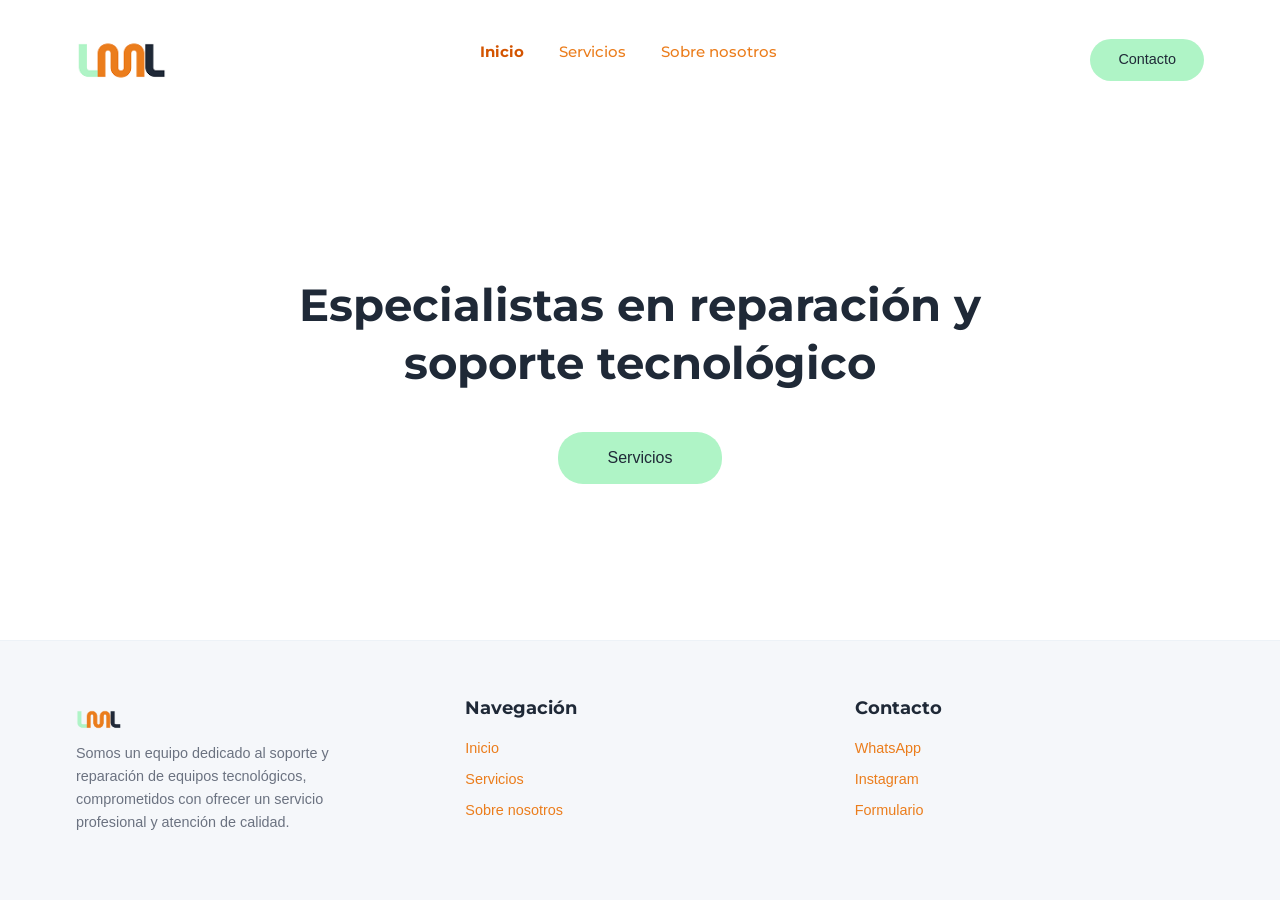
<file: index.html>
<!DOCTYPE html>
<html lang="es">

<head>
    <meta charset="UTF-8">
    <meta name="viewport" content="width=device-width, initial-scale=1.0">
    <title>LML - Especialistas en reparación y soporte tecnológico</title>
    <link rel="preconnect" href="https://fonts.googleapis.com">
    <link rel="preconnect" href="https://fonts.gstatic.com" crossorigin>
    <link href="https://fonts.googleapis.com/css2?family=Montserrat:wght@400;500;700&display=swap" rel="stylesheet">
    <meta name="description"
        content="LML es un servicio técnico especializado en reparación de computadoras, notebooks, tablets, celulares y consolas de videojuegos en Santa Fe Capital y Paraná. Atención profesional y soluciones rápidas.">
    <meta name="robots" content="index, follow">
    <link rel="canonical" href="https://lml-serviciotecnico.vercel.app/">
    <meta property="og:title" content="LML - Reparación y soporte técnico en Santa Fe y Paraná">
    <meta property="og:description"
        content="Reparación de computadoras, tablets, celulares y consolas en Santa Fe Capital y Paraná.">
    <meta property="og:url" content="https://lml-serviciotecnico.vercel.app/">
    <meta property="og:type" content="website">

    <script type="application/ld+json">
        {
        "@context": "https://schema.org",
        "@type": "LocalBusiness",
        "name": "LML",
        "description": "Servicio técnico especializado en reparación y mantenimiento de dispositivos tecnológicos en Santa Fe Capital y Paraná.",
        "url": "https://lml-serviciotecnico.vercel.app/"
        "areaServed": [
            {
            "@type": "City",
            "name": "Santa Fe"
            },
            {
            "@type": "City",
            "name": "Paraná"
            }
        ]
        }
    </script>
    <meta property="og:type" content="website">
    <link rel="stylesheet" href="css/style.css">
</head>

<body>

    <header class="main-header navbar navbar-expand-md" id="navbar-placeholder"></header>

    <main class="hero">
        <div class="container hero-content">
            <h1>Especialistas en reparación y soporte tecnológico</h1>
            <a href="servicios.html" class="hero-button">Servicios</a>
        </div>
    </main>

    <footer id="footer-placeholder" class="main-footer"></footer>
    <script src="lib/bootstrap/dist/js/bootstrap.bundle.min.js"></script>
    <script src="components.js"></script>
</body>

</html>
</file>
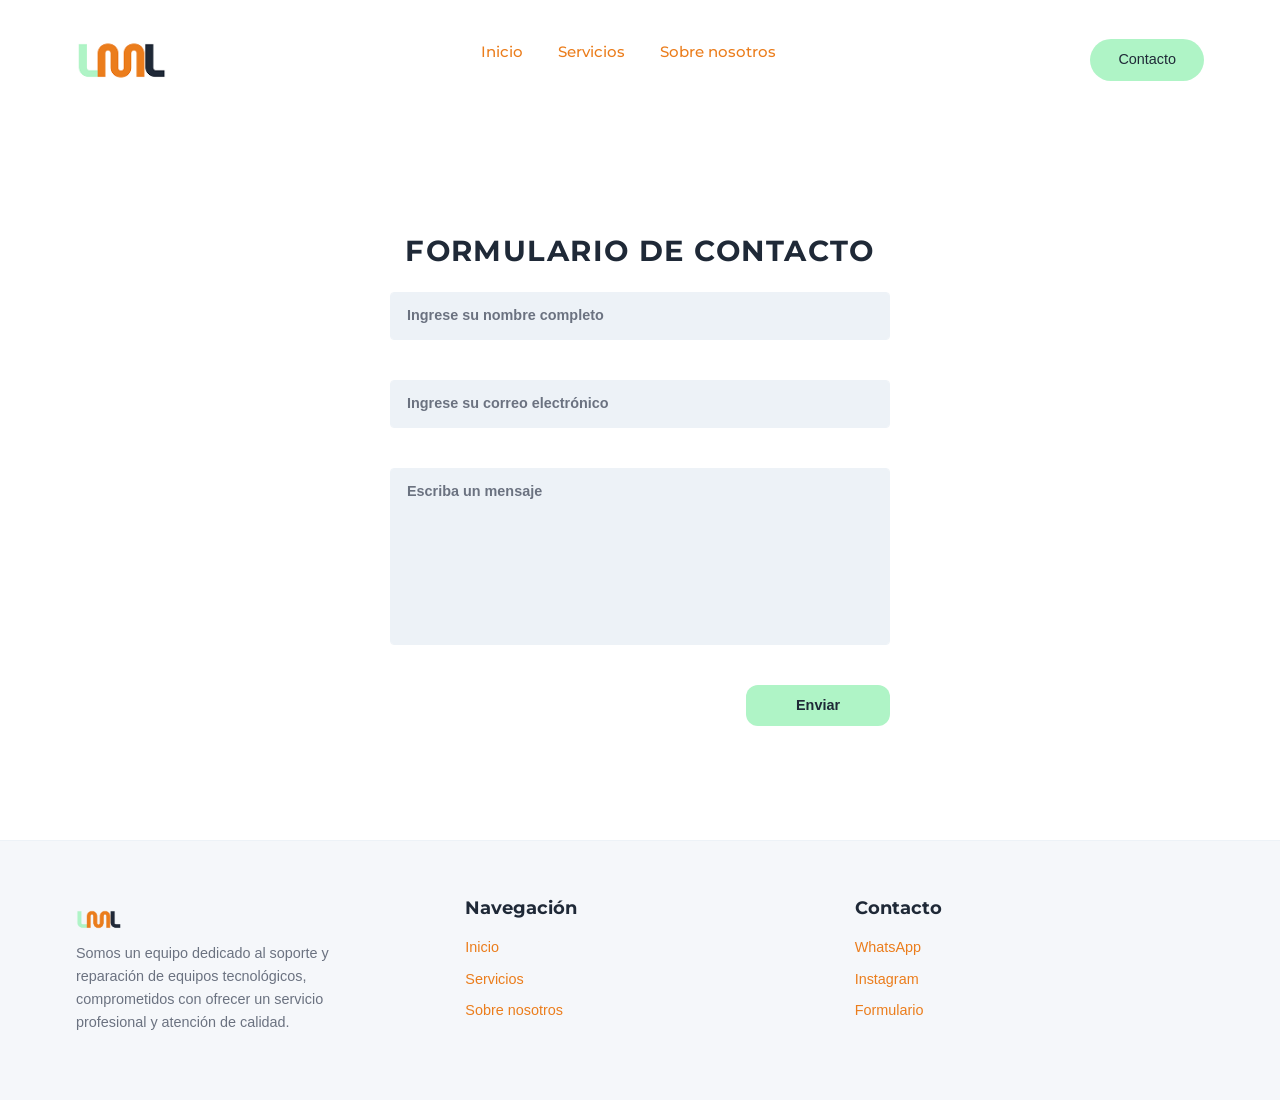
<file: contacto.html>
<!DOCTYPE html>
<html lang="es">
<head>
    <meta charset="UTF-8">
    <meta name="viewport" content="width=device-width, initial-scale=1.0">
    <title>Contacto - LML</title>
    <link rel="preconnect" href="https://fonts.googleapis.com">
    <link rel="preconnect" href="https://fonts.gstatic.com" crossorigin>
    <link href="https://fonts.googleapis.com/css2?family=Montserrat:wght@400;500;700&display=swap" rel="stylesheet">
    <meta name="description" content="Contactá a LML para consultas sobre reparación de dispositivos tecnológicos en Santa Fe Capital y Paraná.">
    <meta name="robots" content="index, follow">
    <link rel="canonical" href="https://lml-serviciotecnico.vercel.app/contacto.html">
    <meta property="og:title" content="Contacto - LML">
    <meta property="og:description" content="Escribinos para consultas sobre reparación de dispositivos en Santa Fe y Paraná.">
    <meta property="og:url" content="https://lml-serviciotecnico.vercel.app/contacto.html">
    <meta property="og:type" content="website">
    <link rel="stylesheet" href="css/style.css">
</head>
<body>

<header class="main-header navbar navbar-expand-md" id="navbar-placeholder"></header>

<main>
    <section class="contacto-section py-5">
        <div class="container">
            <div class="contacto-form-wrapper mx-auto">
                <h1 class="contacto__titulo text-center mb-4">Formulario de contacto</h1>

                <form id="contactoForm" class="needs-validation d-grid gap-4" novalidate>

                    <div class="mb-3">
                        <input type="text"
                               class="form-control contacto__input"
                               id="nombre"
                               placeholder="Ingrese su nombre completo"
                               required>
                        <div class="invalid-feedback">
                            Por favor ingresá tu nombre completo.
                        </div>
                    </div>

                    <div class="mb-3">
                        <input type="email"
                               class="form-control contacto__input"
                               id="email"
                               placeholder="Ingrese su correo electrónico"
                               required>
                        <div class="invalid-feedback">
                            Por favor ingresá un correo electrónico válido.
                        </div>
                    </div>

                    <div class="mb-3">
                        <textarea class="form-control contacto__input contacto__textarea"
                                  id="mensaje"
                                  placeholder="Escriba un mensaje"
                                  rows="7"
                                  required></textarea>
                        <div class="invalid-feedback">
                            Por favor escribí un mensaje.
                        </div>
                    </div>

                    <div class="d-flex justify-content-end">
                        <button type="submit" class="cta-button contacto__btn">Enviar</button>
                    </div>

                </form>
            </div>
        </div>
    </section>

    <!-- Toast de confirmación -->
    <div class="toast-container position-fixed top-0 start-50 translate-middle-x p-3">
    <div id="toastExito" class="toast align-items-center border-0" role="alert" aria-live="assertive" aria-atomic="true">
        <div class="d-flex">
            <div class="toast-body">
                ¡Mensaje enviado correctamente! Nos pondremos en contacto a la brevedad.
            </div>
            <button type="button" class="btn-close me-2 m-auto" data-bs-dismiss="toast" aria-label="Cerrar"></button>
        </div>
    </div>
</div>
</main>

<footer id="footer-placeholder" class="main-footer"></footer>

<script src="lib/bootstrap/dist/js/bootstrap.bundle.min.js"></script>
<script src="components.js"></script>
<script>
    // Form Validation + Toast
    document.addEventListener('DOMContentLoaded', () => {
        const form = document.getElementById('contactoForm');
        const toastEl = document.getElementById('toastExito');
        const toast = new bootstrap.Toast(toastEl);

        form.addEventListener('submit', (e) => {
            e.preventDefault();

            if (!form.checkValidity()) {
                form.classList.add('was-validated');
                return;
            }

            // Formulario válido: mostrar toast y resetear
            toast.show();
            form.reset();
            form.classList.remove('was-validated');
        });
    });
</script>
</body>
</html>
</file>
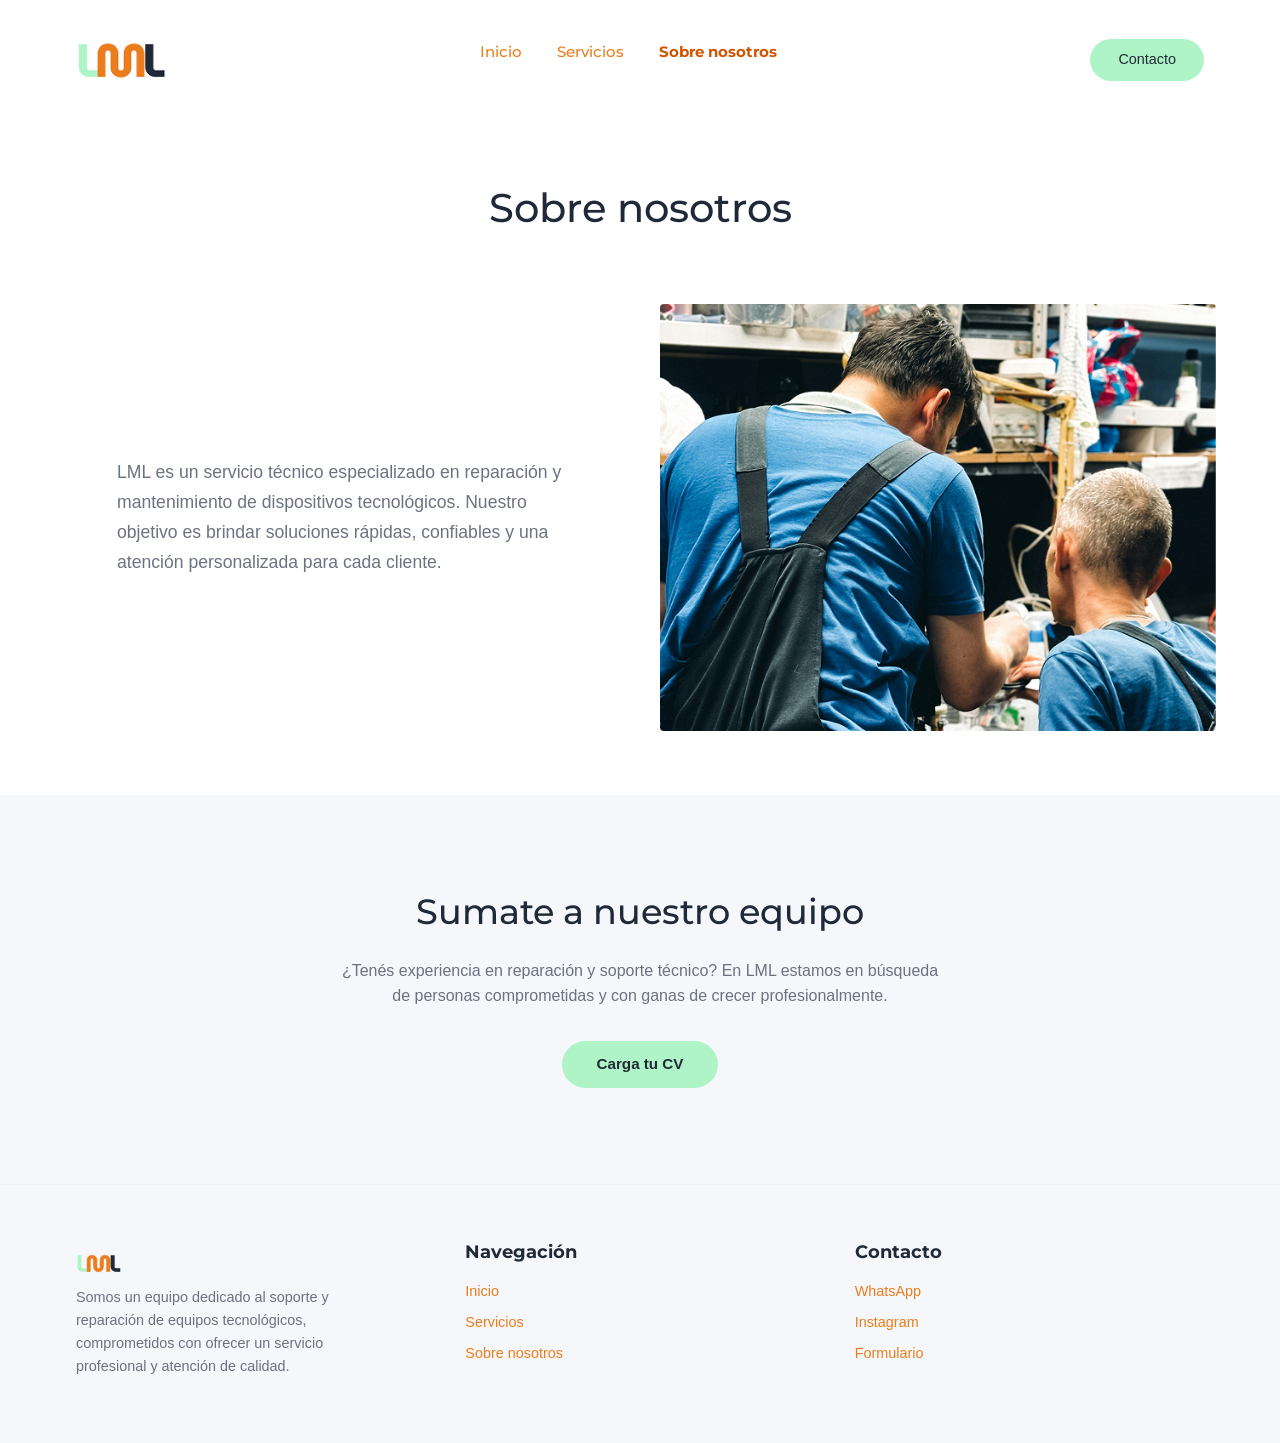
<file: nosotros.html>
<!DOCTYPE html>
<html lang="es">

<head>
    <meta charset="UTF-8">
    <meta name="viewport" content="width=device-width, initial-scale=1.0">
    <title>Sobre Nosotros - LML</title>
    <link rel="preconnect" href="https://fonts.googleapis.com">
    <link rel="preconnect" href="https://fonts.gstatic.com" crossorigin>
    <link href="https://fonts.googleapis.com/css2?family=Montserrat:wght@400;500;700&display=swap" rel="stylesheet">
    <meta name="description"
        content="Conocé al equipo de LML, especialistas en reparación y soporte técnico en Santa Fe Capital y Paraná. Sumate a nuestro equipo si tenés experiencia en el rubro.">
    <link rel="canonical" href="https://lml-serviciotecnico.vercel.app/nosotros.html">
    <meta property="og:title" content="Sobre Nosotros - LML">
    <meta property="og:description" content="Equipo de soporte técnico en Santa Fe Capital y Paraná.">
    <meta property="og:url" content="https://lml-serviciotecnico.vercel.app/nosotros.html">
    <link rel="stylesheet" href="css/style.css">
</head>

<body>

    <header class="main-header navbar navbar-expand-md" id="navbar-placeholder"></header>

    <main>
        <div class="main-content-wrapper container">
            <section class="rooms-container section-extra-gris">
                <div class="content-gris">
                    <h4>LML es un servicio técnico especializado en reparación y mantenimiento de dispositivos
                        tecnológicos. Nuestro objetivo es brindar soluciones rápidas, confiables y una atención
                        personalizada para cada cliente.</h4>
                </div>
            </section>

            <section class="rooms-container section-extra-gris">
                <div class="content-gris">
                    <h2>Sobre nosotros</h2>
                </div>
            </section>

            <section class="rooms-container section-extra-gris">
                <div class="content-gris">
                    <img src="img/Imagen 1.png" alt="mochila">
                </div>
            </section>
        </div>

        <section class="hero">
            <div class="hero-content">
                <h2>Sumate a nuestro equipo</h2>
                <p>¿Tenés experiencia en reparación y soporte técnico? En LML estamos en búsqueda de personas
                    comprometidas y con ganas de crecer profesionalmente.</p>
                <form class="search-bar">
                    <button type="submit">Carga tu CV</button>
                </form>
            </div>
        </section>
    </main>

    <footer id="footer-placeholder" class="main-footer"></footer>

    <script src="lib/bootstrap/dist/js/bootstrap.bundle.min.js"></script>
    <script src="components.js"></script>
</body>

</html>
</file>
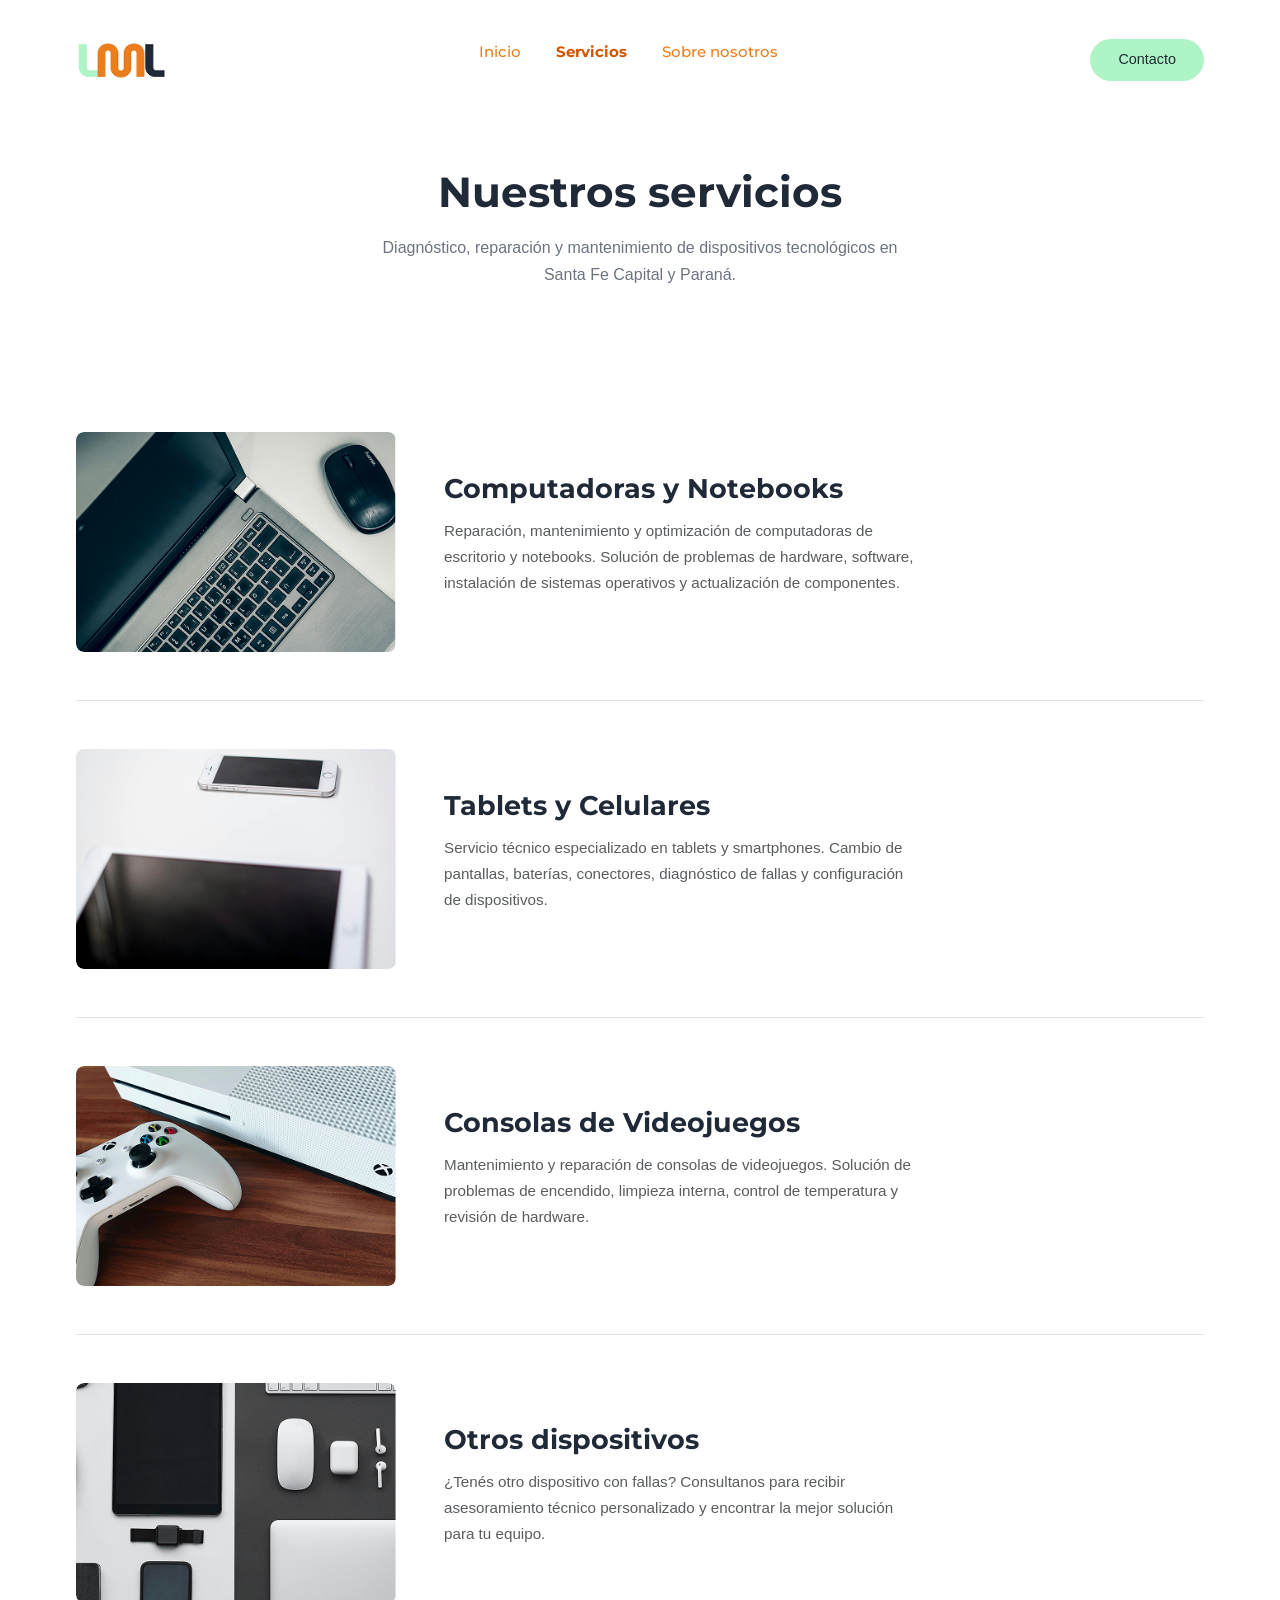
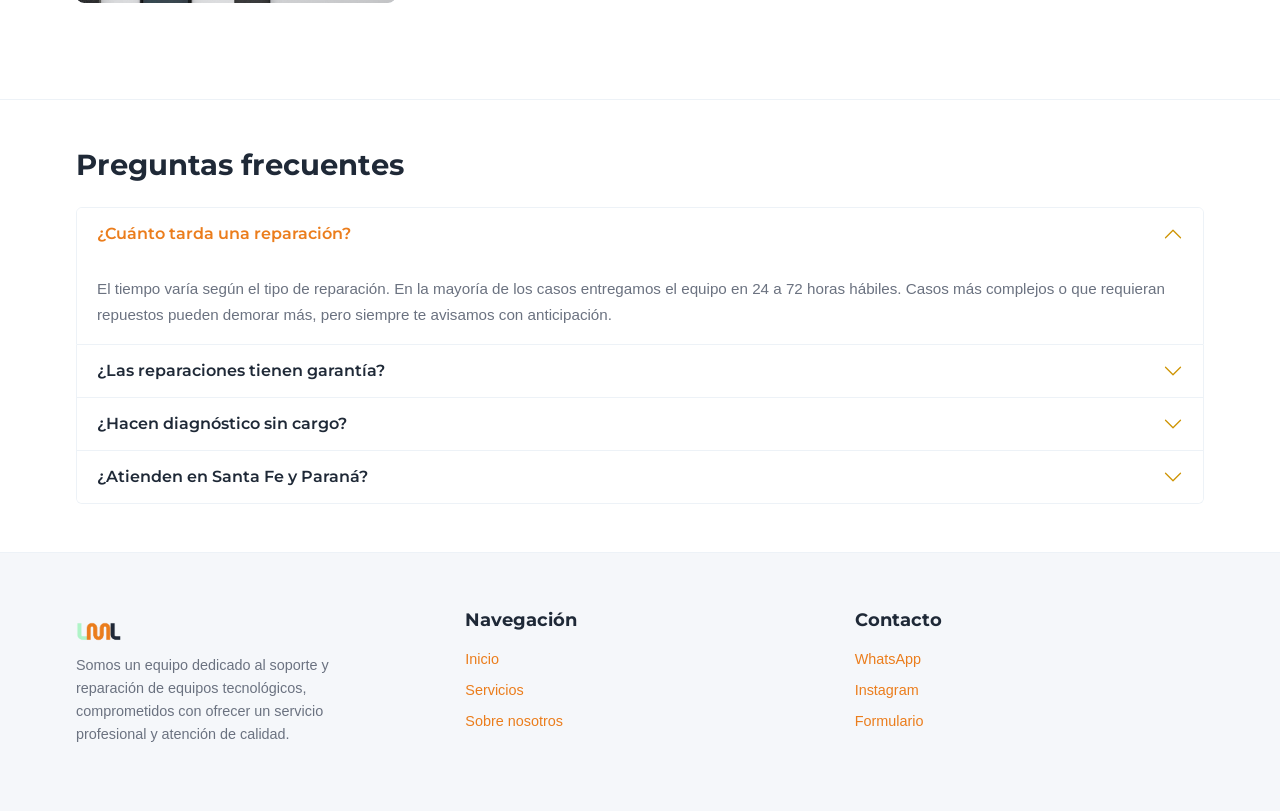
<file: servicios.html>
<!DOCTYPE html>
<html lang="es">

<head>
    <meta charset="UTF-8">
    <meta name="viewport" content="width=device-width, initial-scale=1.0">
    <title>Servicios - LML</title>
    <link rel="preconnect" href="https://fonts.googleapis.com">
    <link rel="preconnect" href="https://fonts.gstatic.com" crossorigin>
    <link href="https://fonts.googleapis.com/css2?family=Montserrat:wght@400;500;700&display=swap" rel="stylesheet">
    <meta name="description"
        content="Reparación de computadoras y notebooks, tablets, celulares, consolas de videojuegos y otros dispositivos en Santa Fe Capital y Paraná. Conocé todos los servicios de LML.">
    <link rel="canonical" href="https://lml-serviciotecnico.vercel.app/servicios.html">
    <meta property="og:title" content="Servicios técnicos en Santa Fe y Paraná - LML">
    <meta property="og:description"
        content="Reparación de computadoras, tablets, celulares y consolas en Santa Fe Capital y Paraná.">
    <meta property="og:url" content="https://lml-serviciotecnico.vercel.app/servicios.html">
    <link rel="stylesheet" href="css/style.css">
</head>

<body>

    <header class="main-header navbar navbar-expand-md" id="navbar-placeholder"></header>

    <main>
        <section class="servicios-hero py-5 text-center">
            <div class="container">
                <h1 class="servicios-hero__titulo">Nuestros servicios</h1>
                <p class="servicios-hero__descripcion">Diagnóstico, reparación y mantenimiento de dispositivos
                    tecnológicos en Santa Fe Capital y Paraná.</p>
            </div>
        </section>

        <section class="servicios-section py-5">
            <div class="container">
                <article class="service-card d-flex align-items-center gap-5 py-5 border-bottom">
                    <div class="service-card__img">
                        <img src="img/Notebook.jpg" alt="Computadoras y Notebooks"
                            onerror="this.style.display='none'; this.parentElement.innerHTML='<span class=\'placeholder-icon\'>💻</span>'">
                    </div>
                    <div class="service-card__body">
                        <h2>Computadoras y Notebooks</h2>
                        <p class="text-muted">Reparación, mantenimiento y optimización de computadoras de escritorio y
                            notebooks. Solución
                            de problemas de hardware, software, instalación de sistemas operativos y actualización de
                            componentes.</p>
                    </div>
                </article>

                <article class="service-card d-flex align-items-center gap-5 py-5 border-bottom">
                    <div class="service-card__img">
                        <img src="img/Tablets.jpg" alt="Tablets y Celulares"
                            onerror="this.style.display='none'; this.parentElement.innerHTML='<span class=\'placeholder-icon\'>📱</span>'">
                    </div>
                    <div class="service-card__body">
                        <h2>Tablets y Celulares</h2>
                        <p class="text-muted">Servicio técnico especializado en tablets y smartphones. Cambio de
                            pantallas, baterías,
                            conectores, diagnóstico de fallas y configuración de dispositivos.</p>
                    </div>
                </article>

                <article class="service-card d-flex align-items-center gap-5 py-5 border-bottom">
                    <div class="service-card__img">
                        <img src="img/Consolas.jpg" alt="Consolas de Videojuegos"
                            onerror="this.style.display='none'; this.parentElement.innerHTML='<span class=\'placeholder-icon\'>🎮</span>'">
                    </div>
                    <div class="service-card__body">
                        <h2>Consolas de Videojuegos</h2>
                        <p class="text-muted">Mantenimiento y reparación de consolas de videojuegos. Solución de
                            problemas de encendido,
                            limpieza interna, control de temperatura y revisión de hardware.</p>
                    </div>
                </article>

                <article class="service-card d-flex align-items-center gap-5 py-5">
                    <div class="service-card__img">
                        <img src="img/OtrosDisp.jpg" alt="Otros dispositivos"
                            onerror="this.style.display='none'; this.parentElement.innerHTML='<span class=\'placeholder-icon\'>🔧</span>'">
                    </div>
                    <div class="service-card__body">
                        <h2>Otros dispositivos</h2>
                        <p class="text-muted">¿Tenés otro dispositivo con fallas? Consultanos para recibir asesoramiento
                            técnico
                            personalizado y encontrar la mejor solución para tu equipo.</p>
                    </div>
                </article>
            </div>
        </section>

        <section class="faq-section py-5">
            <div class="container">
                <h2 class="faq-section__titulo mb-4">Preguntas frecuentes</h2>

                <div class="accordion" id="faqAccordion">

                    <div class="accordion-item">
                        <h3 class="accordion-header">
                            <button class="accordion-button" type="button" data-bs-toggle="collapse"
                                data-bs-target="#faq1" aria-expanded="true" aria-controls="faq1">
                                ¿Cuánto tarda una reparación?
                            </button>
                        </h3>
                        <div id="faq1" class="accordion-collapse collapse show" data-bs-parent="#faqAccordion">
                            <div class="accordion-body">
                                El tiempo varía según el tipo de reparación. En la mayoría de los casos entregamos el
                                equipo en 24 a 72 horas hábiles. Casos más complejos o que requieran repuestos pueden
                                demorar más, pero siempre te avisamos con anticipación.
                            </div>
                        </div>
                    </div>

                    <div class="accordion-item">
                        <h3 class="accordion-header">
                            <button class="accordion-button collapsed" type="button" data-bs-toggle="collapse"
                                data-bs-target="#faq2" aria-expanded="false" aria-controls="faq2">
                                ¿Las reparaciones tienen garantía?
                            </button>
                        </h3>
                        <div id="faq2" class="accordion-collapse collapse" data-bs-parent="#faqAccordion">
                            <div class="accordion-body">
                                Sí. Todas nuestras reparaciones tienen garantía de 90 días sobre la mano de obra y los
                                repuestos utilizados.
                            </div>
                        </div>
                    </div>

                    <div class="accordion-item">
                        <h3 class="accordion-header">
                            <button class="accordion-button collapsed" type="button" data-bs-toggle="collapse"
                                data-bs-target="#faq3" aria-expanded="false" aria-controls="faq3">
                                ¿Hacen diagnóstico sin cargo?
                            </button>
                        </h3>
                        <div id="faq3" class="accordion-collapse collapse" data-bs-parent="#faqAccordion">
                            <div class="accordion-body">
                                Sí, el diagnóstico es gratuito y sin compromiso. Si decidís no realizar la reparación,
                                no te cobramos nada.
                            </div>
                        </div>
                    </div>

                    <div class="accordion-item">
                        <h3 class="accordion-header">
                            <button class="accordion-button collapsed" type="button" data-bs-toggle="collapse"
                                data-bs-target="#faq4" aria-expanded="false" aria-controls="faq4">
                                ¿Atienden en Santa Fe y Paraná?
                            </button>
                        </h3>
                        <div id="faq4" class="accordion-collapse collapse" data-bs-parent="#faqAccordion">
                            <div class="accordion-body">
                                Sí, brindamos servicio técnico en Santa Fe Capital y Paraná. Consultanos por WhatsApp
                                para coordinar la entrega o retiro del equipo.
                            </div>
                        </div>
                    </div>

                </div>
            </div>
        </section>
    </main>

    <footer id="footer-placeholder" class="main-footer"></footer>

    <script src="lib/bootstrap/dist/js/bootstrap.bundle.min.js"></script>
    <script src="components.js"></script>
</body>

</html>
</file>
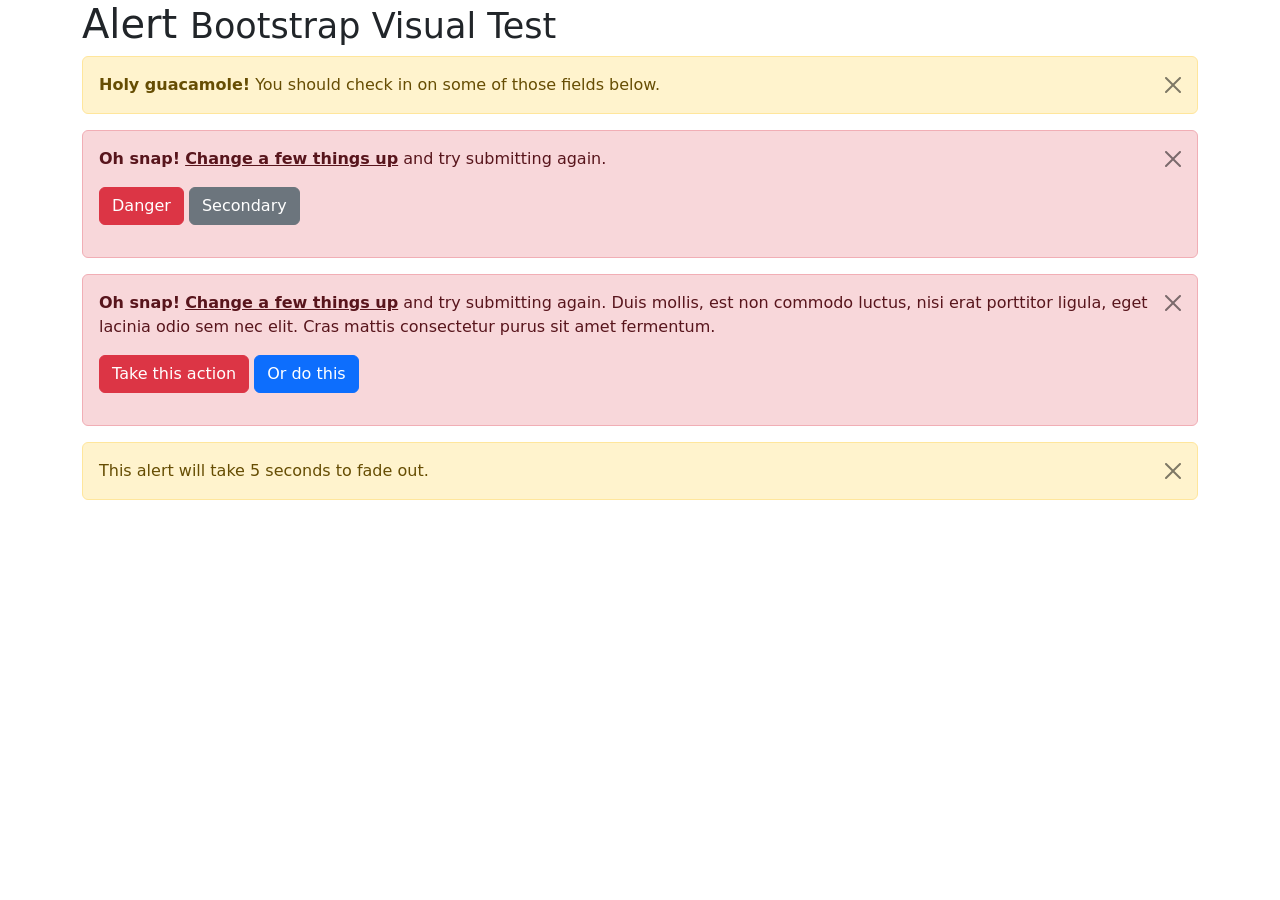
<file: lib/bootstrap/js/tests/visual/alert.html>
<!doctype html>
<html lang="en">
  <head>
    <meta charset="utf-8">
    <meta name="viewport" content="width=device-width, initial-scale=1">
    <link href="../../../dist/css/bootstrap.min.css" rel="stylesheet">
    <title>Alert</title>
  </head>
  <body>
    <div class="container">
      <h1>Alert <small>Bootstrap Visual Test</small></h1>

      <div class="alert alert-warning alert-dismissible fade show" role="alert">
        <button type="button" class="btn-close" data-bs-dismiss="alert" aria-label="Close"></button>
        <strong>Holy guacamole!</strong> You should check in on some of those fields below.
      </div>

      <div class="alert alert-danger alert-dismissible fade show" role="alert">
        <button type="button" class="btn-close" data-bs-dismiss="alert" aria-label="Close"></button>
        <p>
          <strong>Oh snap!</strong> <a href="#" class="alert-link">Change a few things up</a> and try submitting again.
        </p>
        <p>
          <button type="button" class="btn btn-danger">Danger</button>
          <button type="button" class="btn btn-secondary">Secondary</button>
        </p>
      </div>

      <div class="alert alert-danger alert-dismissible fade show" role="alert">
        <button type="button" class="btn-close" data-bs-dismiss="alert" aria-label="Close"></button>
        <p>
          <strong>Oh snap!</strong> <a href="#" class="alert-link">Change a few things up</a> and try submitting again. Duis mollis, est non commodo luctus, nisi erat porttitor ligula, eget lacinia odio sem nec elit. Cras mattis consectetur purus sit amet fermentum.
        </p>
        <p>
          <button type="button" class="btn btn-danger">Take this action</button>
          <button type="button" class="btn btn-primary">Or do this</button>
        </p>
      </div>

      <div class="alert alert-warning alert-dismissible fade show" role="alert" style="transition-duration: 5s;">
        <button type="button" class="btn-close" data-bs-dismiss="alert" aria-label="Close"></button>
        This alert will take 5 seconds to fade out.
      </div>
    </div>

    <script src="../../../dist/js/bootstrap.bundle.js"></script>
  </body>
</html>
</file>
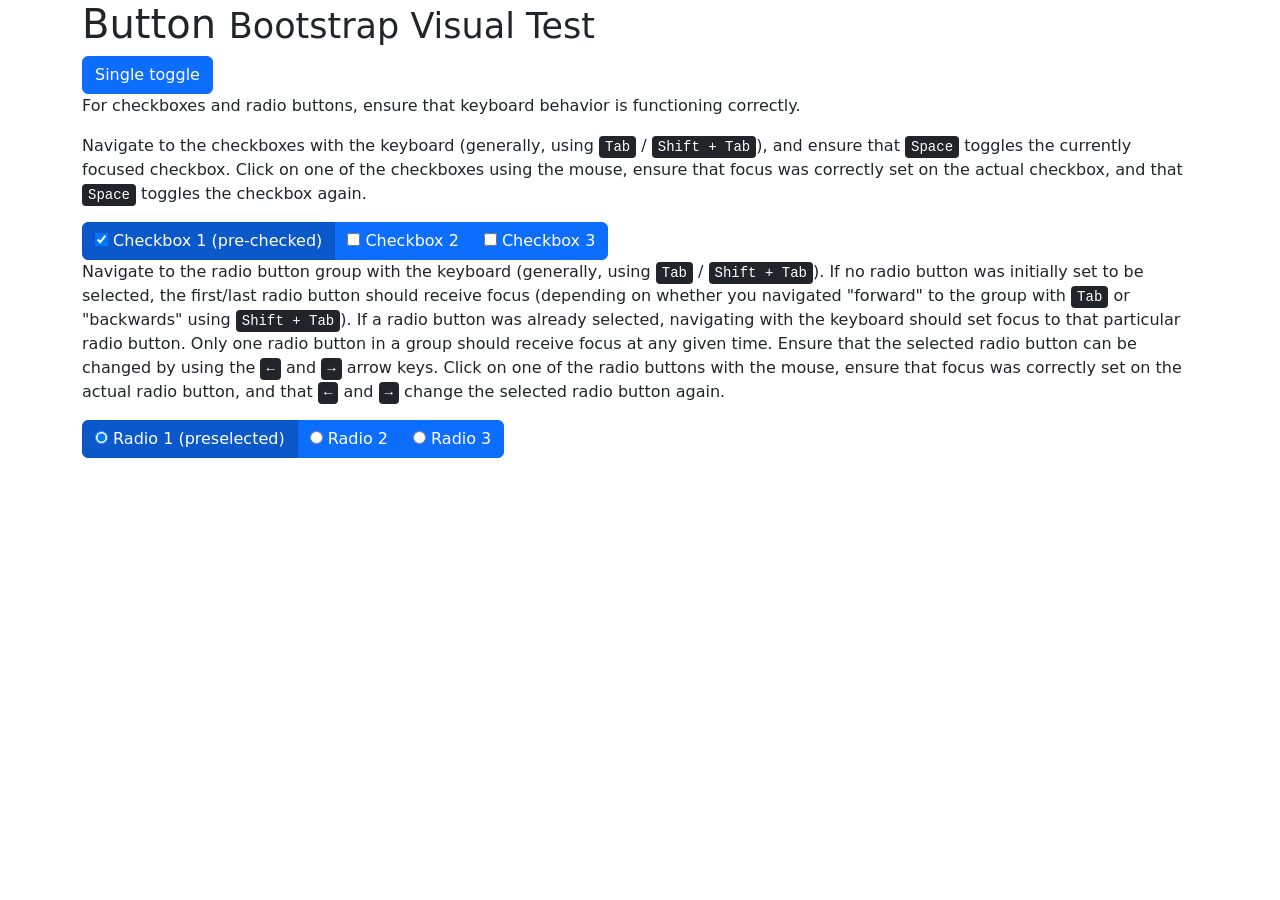
<file: lib/bootstrap/js/tests/visual/button.html>
<!doctype html>
<html lang="en">
  <head>
    <meta charset="utf-8">
    <meta name="viewport" content="width=device-width, initial-scale=1">
    <link href="../../../dist/css/bootstrap.min.css" rel="stylesheet">
    <title>Button</title>
  </head>
  <body>
    <div class="container">
      <h1>Button <small>Bootstrap Visual Test</small></h1>

      <button type="button" class="btn btn-primary" data-bs-toggle="button" aria-pressed="false" autocomplete="off">
        Single toggle
      </button>

      <p>For checkboxes and radio buttons, ensure that keyboard behavior is functioning correctly.</p>
      <p>Navigate to the checkboxes with the keyboard (generally, using <kbd>Tab</kbd> / <kbd><kbd>Shift</kbd> + <kbd>Tab</kbd></kbd>), and ensure that <kbd>Space</kbd> toggles the currently focused checkbox. Click on one of the checkboxes using the mouse, ensure that focus was correctly set on the actual checkbox, and that <kbd>Space</kbd> toggles the checkbox again.</p>

      <div class="btn-group" data-bs-toggle="buttons">
        <label class="btn btn-primary active">
          <input type="checkbox" checked autocomplete="off"> Checkbox 1 (pre-checked)
        </label>
        <label class="btn btn-primary">
          <input type="checkbox" autocomplete="off"> Checkbox 2
        </label>
        <label class="btn btn-primary">
          <input type="checkbox" autocomplete="off"> Checkbox 3
        </label>
      </div>

      <p>Navigate to the radio button group with the keyboard (generally, using <kbd>Tab</kbd> / <kbd><kbd>Shift</kbd> + <kbd>Tab</kbd></kbd>). If no radio button was initially set to be selected, the first/last radio button should receive focus (depending on whether you navigated "forward" to the group with <kbd>Tab</kbd> or "backwards" using <kbd><kbd>Shift</kbd> + <kbd>Tab</kbd></kbd>). If a radio button was already selected, navigating with the keyboard should set focus to that particular radio button. Only one radio button in a group should receive focus at any given time.  Ensure that the selected radio button can be changed by using the <kbd>←</kbd> and <kbd>→</kbd> arrow keys. Click on one of the radio buttons with the mouse,  ensure that focus was correctly set on the actual radio button, and that <kbd>←</kbd> and <kbd>→</kbd> change the selected radio button again.</p>

      <div class="btn-group" data-bs-toggle="buttons">
        <label class="btn btn-primary active">
          <input type="radio" name="options" id="option1" autocomplete="off" checked> Radio 1 (preselected)
        </label>
        <label class="btn btn-primary">
          <input type="radio" name="options" id="option2" autocomplete="off"> Radio 2
        </label>
        <label class="btn btn-primary">
          <input type="radio" name="options" id="option3" autocomplete="off"> Radio 3
        </label>
      </div>
    </div>

    <script src="../../../dist/js/bootstrap.bundle.js"></script>
  </body>
</html>
</file>
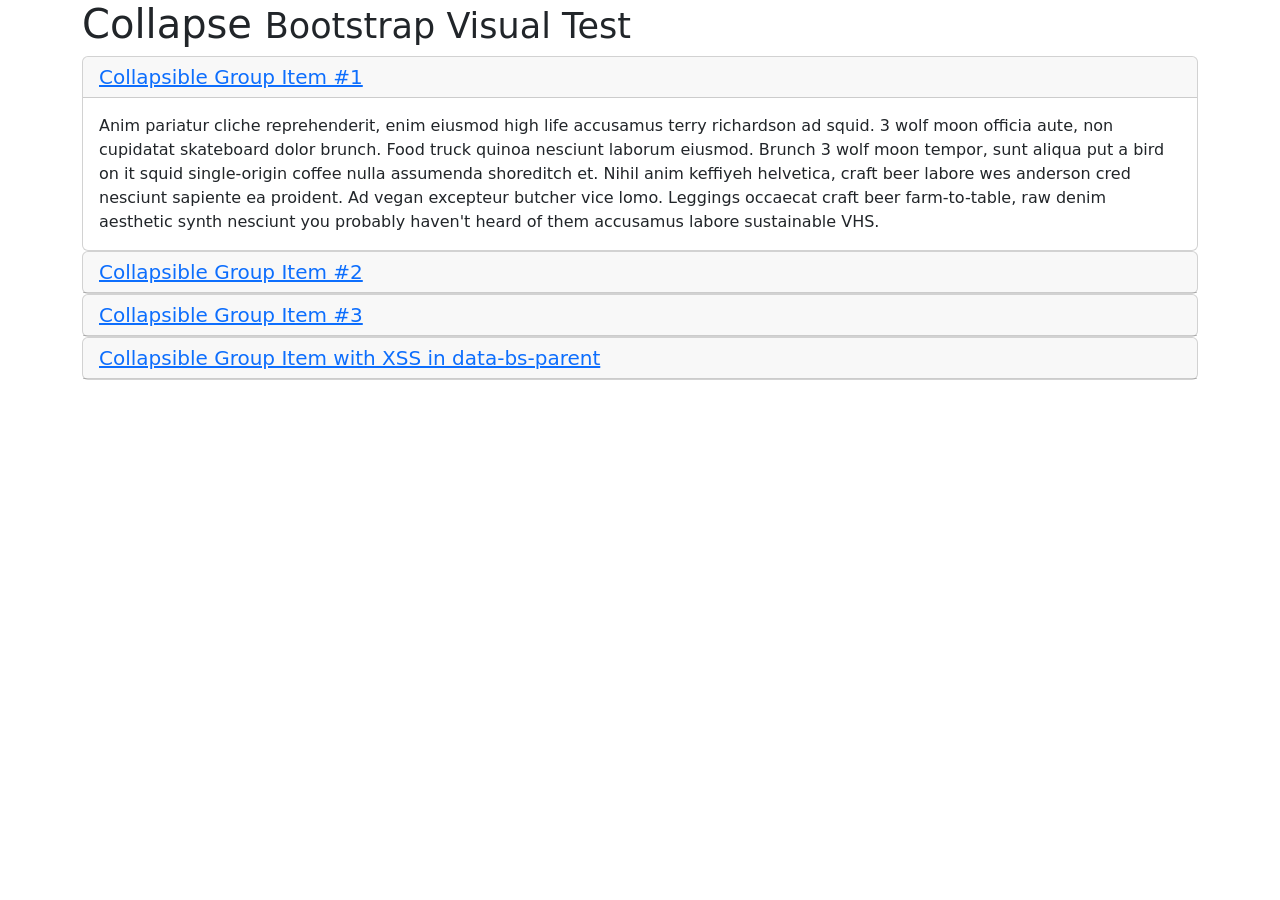
<file: lib/bootstrap/js/tests/visual/collapse.html>
<!doctype html>
<html lang="en">
  <head>
    <meta charset="utf-8">
    <meta name="viewport" content="width=device-width, initial-scale=1">
    <link href="../../../dist/css/bootstrap.min.css" rel="stylesheet">
    <title>Collapse</title>
  </head>
  <body>
    <div class="container">
      <h1>Collapse <small>Bootstrap Visual Test</small></h1>

      <div id="accordion" role="tablist">
        <div class="card" role="presentation">
          <div class="card-header" role="tab" id="headingOne">
            <h5 class="mb-0">
              <a data-bs-toggle="collapse" href="#collapseOne" aria-expanded="true" aria-controls="collapseOne">
                Collapsible Group Item #1
              </a>
            </h5>
          </div>

          <div id="collapseOne" class="collapse show" data-bs-parent="#accordion" role="tabpanel" aria-labelledby="headingOne">
            <div class="card-body">
              Anim pariatur cliche reprehenderit, enim eiusmod high life accusamus terry richardson ad squid. 3 wolf moon officia aute, non cupidatat skateboard dolor brunch. Food truck quinoa nesciunt laborum eiusmod. Brunch 3 wolf moon tempor, sunt aliqua put a bird on it squid single-origin coffee nulla assumenda shoreditch et. Nihil anim keffiyeh helvetica, craft beer labore wes anderson cred nesciunt sapiente ea proident. Ad vegan excepteur butcher vice lomo. Leggings occaecat craft beer farm-to-table, raw denim aesthetic synth nesciunt you probably haven't heard of them accusamus labore sustainable VHS.
            </div>
          </div>
        </div>
        <div class="card" role="presentation">
          <div class="card-header" role="tab" id="headingTwo">
            <h5 class="mb-0">
              <a class="collapsed" data-bs-toggle="collapse" href="#collapseTwo" aria-expanded="false" aria-controls="collapseTwo">
                Collapsible Group Item #2
              </a>
            </h5>
          </div>
          <div id="collapseTwo" class="collapse" data-bs-parent="#accordion" role="tabpanel" aria-labelledby="headingTwo">
            <div class="card-body">
              Anim pariatur cliche reprehenderit, enim eiusmod high life accusamus terry richardson ad squid. 3 wolf moon officia aute, non cupidatat skateboard dolor brunch. Food truck quinoa nesciunt laborum eiusmod. Brunch 3 wolf moon tempor, sunt aliqua put a bird on it squid single-origin coffee nulla assumenda shoreditch et. Nihil anim keffiyeh helvetica, craft beer labore wes anderson cred nesciunt sapiente ea proident. Ad vegan excepteur butcher vice lomo. Leggings occaecat craft beer farm-to-table, raw denim aesthetic synth nesciunt you probably haven't heard of them accusamus labore sustainable VHS.
            </div>
          </div>
        </div>
        <div class="card" role="presentation">
          <div class="card-header" role="tab" id="headingThree">
            <h5 class="mb-0">
              <a class="collapsed" data-bs-toggle="collapse" href="#collapseThree" aria-expanded="false" aria-controls="collapseThree">
                Collapsible Group Item #3
              </a>
            </h5>
          </div>
          <div id="collapseThree" class="collapse" data-bs-parent="#accordion" role="tabpanel" aria-labelledby="headingThree">
            <div class="card-body">
              Anim pariatur cliche reprehenderit, enim eiusmod high life accusamus terry richardson ad squid. 3 wolf moon officia aute, non cupidatat skateboard dolor brunch. Food truck quinoa nesciunt laborum eiusmod. Brunch 3 wolf moon tempor, sunt aliqua put a bird on it squid single-origin coffee nulla assumenda shoreditch et. Nihil anim keffiyeh helvetica, craft beer labore wes anderson cred nesciunt sapiente ea proident. Ad vegan excepteur butcher vice lomo. Leggings occaecat craft beer farm-to-table, raw denim aesthetic synth nesciunt you probably haven't heard of them accusamus labore sustainable VHS.
            </div>
          </div>
        </div>
        <div class="card" role="presentation">
          <div class="card-header" role="tab" id="headingFour">
            <h5 class="mb-0">
              <a class="collapsed" data-bs-toggle="collapse" href="#collapseFour" aria-expanded="false" aria-controls="collapseFour">
                Collapsible Group Item with XSS in data-bs-parent
              </a>
            </h5>
          </div>
          <div id="collapseFour" class="collapse" data-bs-parent="<img src=1 onerror=alert(123)>" role="tabpanel" aria-labelledby="headingFour">
            <div class="card-body">
              Anim pariatur cliche reprehenderit, enim eiusmod high life accusamus terry richardson ad squid. 3 wolf moon officia aute, non cupidatat skateboard dolor brunch. Food truck quinoa nesciunt laborum eiusmod. Brunch 3 wolf moon tempor, sunt aliqua put a bird on it squid single-origin coffee nulla assumenda shoreditch et. Nihil anim keffiyeh helvetica, craft beer labore wes anderson cred nesciunt sapiente ea proident. Ad vegan excepteur butcher vice lomo. Leggings occaecat craft beer farm-to-table, raw denim aesthetic synth nesciunt you probably haven't heard of them accusamus labore sustainable VHS.
            </div>
          </div>
        </div>
      </div>
    </div>

    <script src="../../../dist/js/bootstrap.bundle.js"></script>
  </body>
</html>
</file>
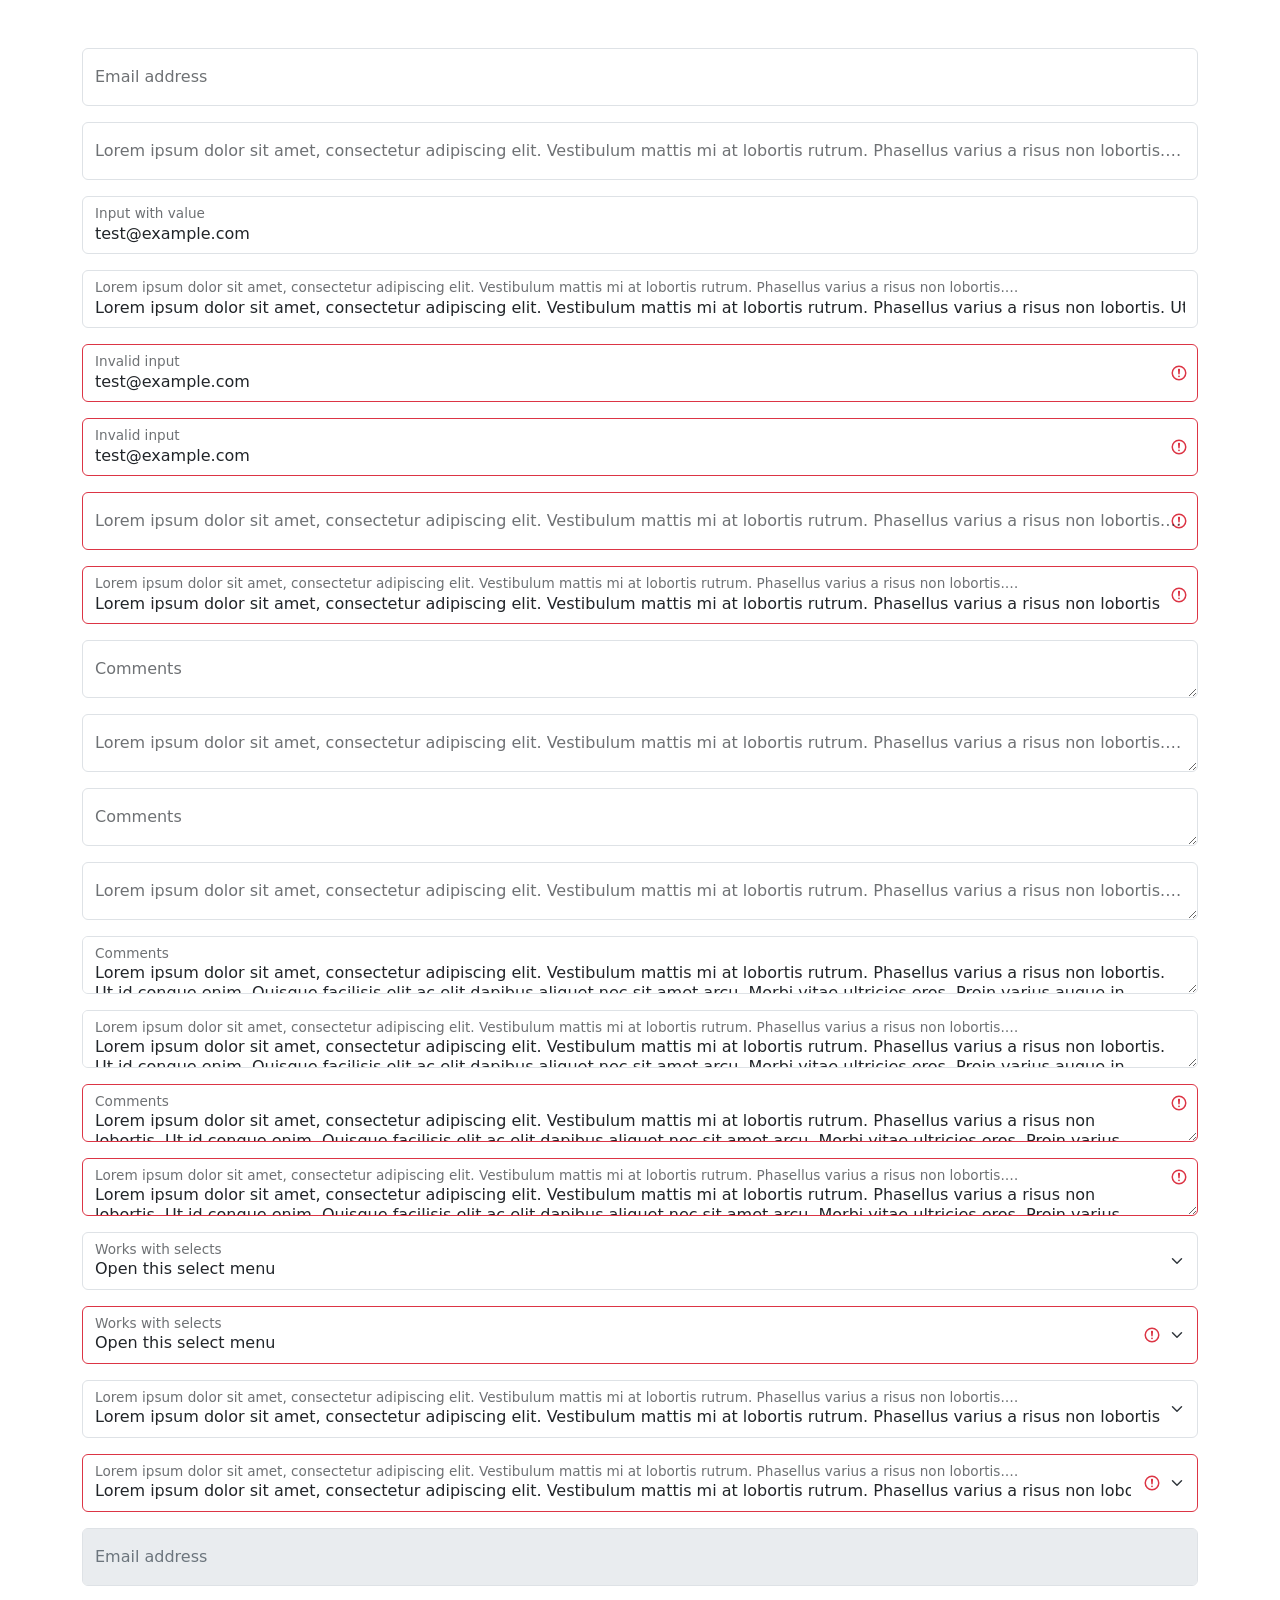
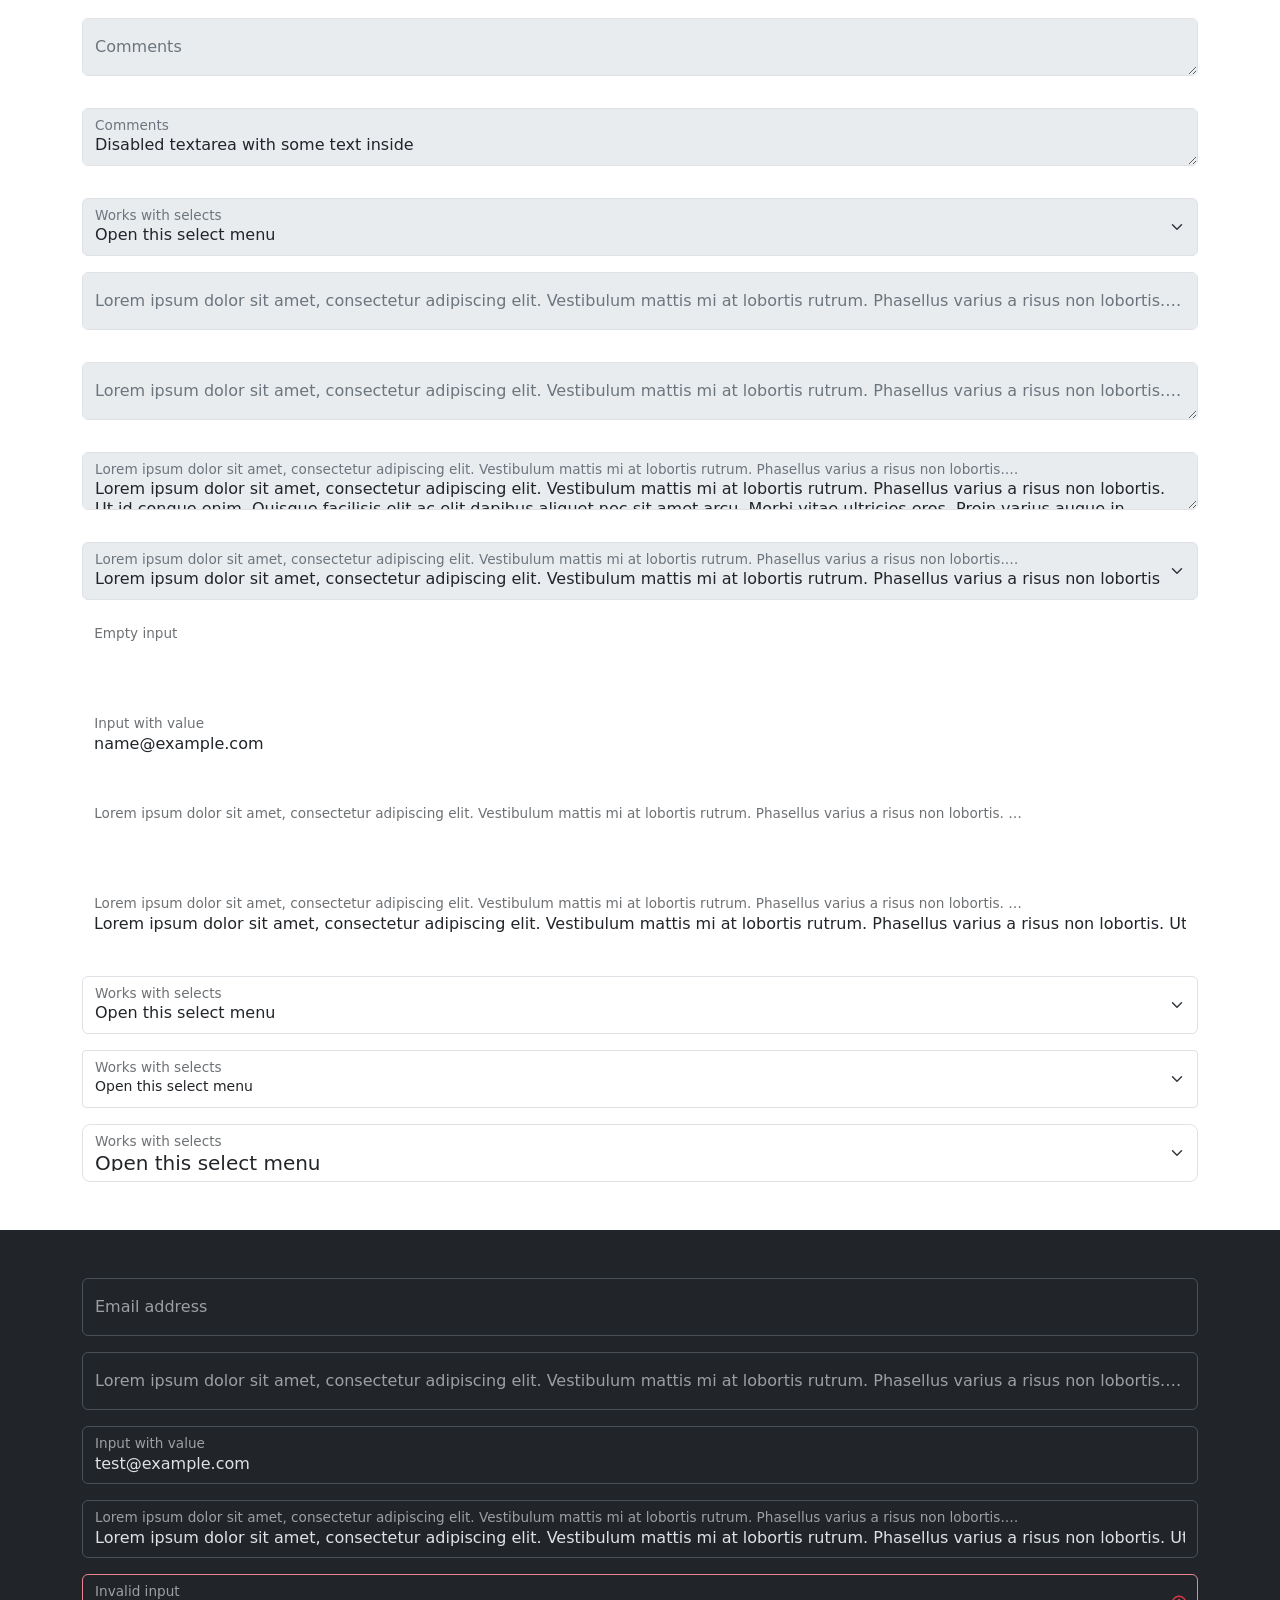
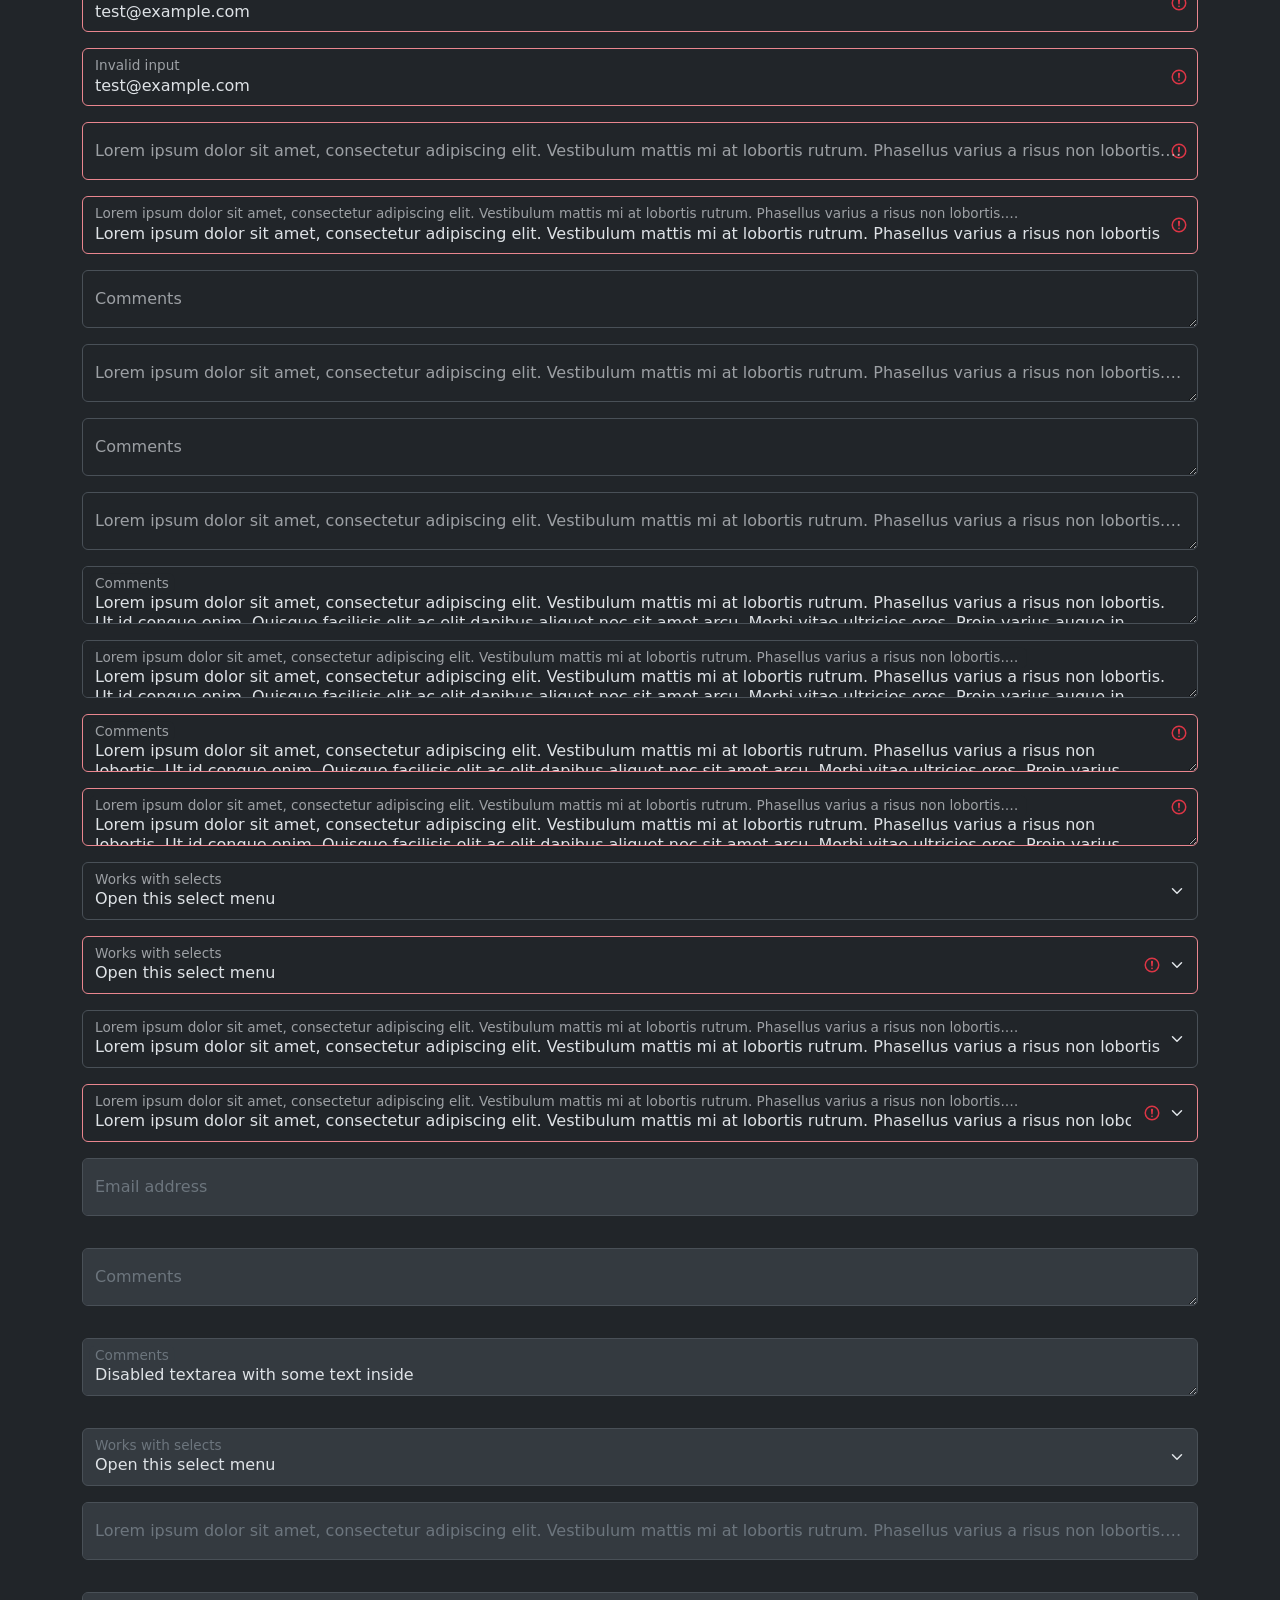
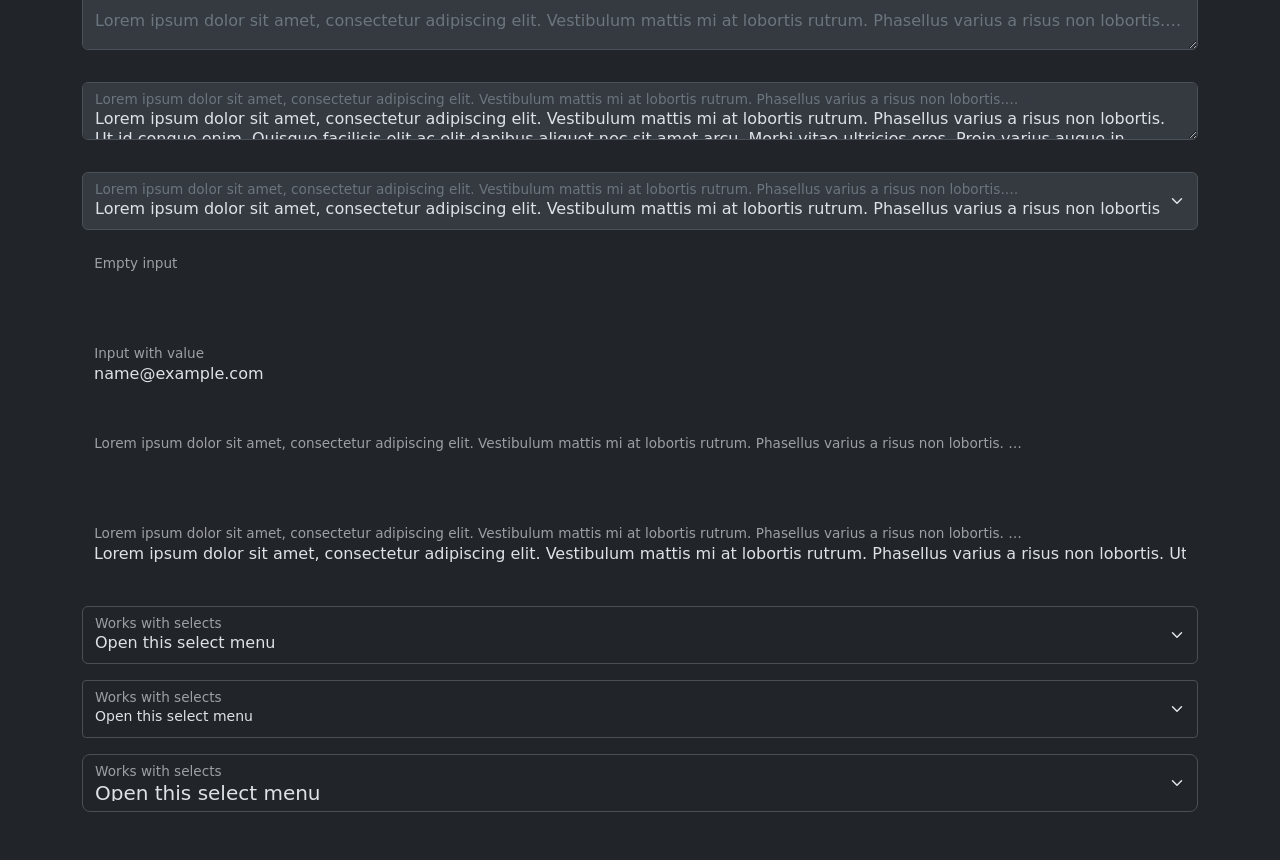
<file: lib/bootstrap/js/tests/visual/floating-label.html>
<!doctype html>
<html lang="zxx">
  <head>
    <meta charset="utf-8">
    <meta name="viewport" content="width=device-width, initial-scale=1">
    <link href="../../../dist/css/bootstrap.min.css" rel="stylesheet">
    <title>Form</title>
    <style></style>
  </head>
  <body>
    <div class="container py-5 d-flex flex-column gap-3">
      <div class="form-floating">
        <input type="email" class="form-control" id="floatingInput" placeholder="name@example.com">
        <label for="floatingInput">Email address</label>
      </div>
      <div class="form-floating">
        <input type="email" class="form-control" id="floatingInput1" placeholder="name@example.com">
        <label for="floatingInput1">Lorem ipsum dolor sit amet, consectetur adipiscing elit. Vestibulum mattis mi at lobortis rutrum. Phasellus varius a risus non lobortis. Ut id congue enim. Quisque facilisis elit ac elit dapibus aliquet nec sit amet arcu. Morbi vitae ultricies eros. Proin varius augue in tristique pretium. Morbi at ullamcorper elit, at ullamcorper massa. Vivamus suscipit quam quis viverra eleifend.</label>
      </div>
      <form class="form-floating">
        <input type="email" class="form-control" id="floatingInputValue" placeholder="name@example.com" value="test@example.com">
        <label for="floatingInputValue">Input with value</label>
      </form>
      <form class="form-floating">
        <input type="email" class="form-control" id="floatingInputValue1" placeholder="name@example.com" value="Lorem ipsum dolor sit amet, consectetur adipiscing elit. Vestibulum mattis mi at lobortis rutrum. Phasellus varius a risus non lobortis. Ut id congue enim. Quisque facilisis elit ac elit dapibus aliquet nec sit amet arcu. Morbi vitae ultricies eros. Proin varius augue in tristique pretium. Morbi at ullamcorper elit, at ullamcorper massa. Vivamus suscipit quam quis viverra eleifend.">
        <label for="floatingInputValue1">Lorem ipsum dolor sit amet, consectetur adipiscing elit. Vestibulum mattis mi at lobortis rutrum. Phasellus varius a risus non lobortis. Ut id congue enim. Quisque facilisis elit ac elit dapibus aliquet nec sit amet arcu. Morbi vitae ultricies eros. Proin varius augue in tristique pretium. Morbi at ullamcorper elit, at ullamcorper massa. Vivamus suscipit quam quis viverra eleifend.</label>
      </form>
      <form class="form-floating">
        <input type="email" class="form-control is-invalid" id="floatingInputInvalid" placeholder="name@example.com" value="test@example.com">
        <label for="floatingInputInvalid">Invalid input</label>
      </form>
      <form class="form-floating">
        <input type="email" class="form-control is-invalid" id="floatingInputInvalid1" placeholder="name@example.com" value="test@example.com">
        <label for="floatingInputInvalid1">Invalid input</label>
      </form>
      <form class="form-floating">
        <input type="email" class="form-control is-invalid" id="floatingInputInvalid2" placeholder="name@example.com">
        <label for="floatingInputInvalid2">Lorem ipsum dolor sit amet, consectetur adipiscing elit. Vestibulum mattis mi at lobortis rutrum. Phasellus varius a risus non lobortis. Ut id congue enim. Quisque facilisis elit ac elit dapibus aliquet nec sit amet arcu. Morbi vitae ultricies eros. Proin varius augue in tristique pretium. Morbi at ullamcorper elit, at ullamcorper massa. Vivamus suscipit quam quis viverra eleifend.</label>
      </form>
      <form class="form-floating">
        <input type="email" class="form-control is-invalid" id="floatingInputInvalid3" placeholder="name@example.com" value="Lorem ipsum dolor sit amet, consectetur adipiscing elit. Vestibulum mattis mi at lobortis rutrum. Phasellus varius a risus non lobortis. Ut id congue enim. Quisque facilisis elit ac elit dapibus aliquet nec sit amet arcu. Morbi vitae ultricies eros. Proin varius augue in tristique pretium. Morbi at ullamcorper elit, at ullamcorper massa. Vivamus suscipit quam quis viverra eleifend.">
        <label for="floatingInputInvalid3">Lorem ipsum dolor sit amet, consectetur adipiscing elit. Vestibulum mattis mi at lobortis rutrum. Phasellus varius a risus non lobortis. Ut id congue enim. Quisque facilisis elit ac elit dapibus aliquet nec sit amet arcu. Morbi vitae ultricies eros. Proin varius augue in tristique pretium. Morbi at ullamcorper elit, at ullamcorper massa. Vivamus suscipit quam quis viverra eleifend.</label>
      </form>
      <div class="form-floating">
        <textarea class="form-control" placeholder="Leave a comment here" id="floatingTextarea"></textarea>
        <label for="floatingTextarea">Comments</label>
      </div>
      <div class="form-floating">
        <textarea class="form-control" placeholder="Leave a comment here" id="floatingTextarea1"></textarea>
        <label for="floatingTextarea1">Lorem ipsum dolor sit amet, consectetur adipiscing elit. Vestibulum mattis mi at lobortis rutrum. Phasellus varius a risus non lobortis. Ut id congue enim. Quisque facilisis elit ac elit dapibus aliquet nec sit amet arcu. Morbi vitae ultricies eros. Proin varius augue in tristique pretium. Morbi at ullamcorper elit, at ullamcorper massa. Vivamus suscipit quam quis viverra eleifend.</label>
      </div>
      <div class="form-floating">
        <textarea class="form-control" placeholder="Leave a comment here" id="floatingTextarea2" style="height: 50px"></textarea>
        <label for="floatingTextarea2">Comments</label>
      </div>
      <div class="form-floating">
        <textarea class="form-control" placeholder="Leave a comment here" id="floatingTextarea3" style="height: 50px"></textarea>
        <label for="floatingTextarea3">Lorem ipsum dolor sit amet, consectetur adipiscing elit. Vestibulum mattis mi at lobortis rutrum. Phasellus varius a risus non lobortis. Ut id congue enim. Quisque facilisis elit ac elit dapibus aliquet nec sit amet arcu. Morbi vitae ultricies eros. Proin varius augue in tristique pretium. Morbi at ullamcorper elit, at ullamcorper massa. Vivamus suscipit quam quis viverra eleifend.</label>
      </div>
      <div class="form-floating">
        <textarea class="form-control" placeholder="Leave a comment here" id="floatingTextarea4" style="height: 50px">Lorem ipsum dolor sit amet, consectetur adipiscing elit. Vestibulum mattis mi at lobortis rutrum. Phasellus varius a risus non lobortis. Ut id congue enim. Quisque facilisis elit ac elit dapibus aliquet nec sit amet arcu. Morbi vitae ultricies eros. Proin varius augue in tristique pretium. Morbi at ullamcorper elit, at ullamcorper massa. Vivamus suscipit quam quis viverra eleifend.</textarea>
        <label for="floatingTextarea4">Comments</label>
      </div>
      <div class="form-floating">
        <textarea class="form-control" placeholder="Leave a comment here" id="floatingTextarea5" style="height: 50px">Lorem ipsum dolor sit amet, consectetur adipiscing elit. Vestibulum mattis mi at lobortis rutrum. Phasellus varius a risus non lobortis. Ut id congue enim. Quisque facilisis elit ac elit dapibus aliquet nec sit amet arcu. Morbi vitae ultricies eros. Proin varius augue in tristique pretium. Morbi at ullamcorper elit, at ullamcorper massa. Vivamus suscipit quam quis viverra eleifend.</textarea>
        <label for="floatingTextarea5">Lorem ipsum dolor sit amet, consectetur adipiscing elit. Vestibulum mattis mi at lobortis rutrum. Phasellus varius a risus non lobortis. Ut id congue enim. Quisque facilisis elit ac elit dapibus aliquet nec sit amet arcu. Morbi vitae ultricies eros. Proin varius augue in tristique pretium. Morbi at ullamcorper elit, at ullamcorper massa. Vivamus suscipit quam quis viverra eleifend.</label>
      </div>
      <div class="form-floating">
        <textarea class="form-control is-invalid" placeholder="Leave a comment here" id="floatingTextarea6" style="height: 50px">Lorem ipsum dolor sit amet, consectetur adipiscing elit. Vestibulum mattis mi at lobortis rutrum. Phasellus varius a risus non lobortis. Ut id congue enim. Quisque facilisis elit ac elit dapibus aliquet nec sit amet arcu. Morbi vitae ultricies eros. Proin varius augue in tristique pretium. Morbi at ullamcorper elit, at ullamcorper massa. Vivamus suscipit quam quis viverra eleifend.</textarea>
        <label for="floatingTextarea6">Comments</label>
      </div>
      <div class="form-floating">
        <textarea class="form-control is-invalid" placeholder="Leave a comment here" id="floatingTextarea7" style="height: 50px">Lorem ipsum dolor sit amet, consectetur adipiscing elit. Vestibulum mattis mi at lobortis rutrum. Phasellus varius a risus non lobortis. Ut id congue enim. Quisque facilisis elit ac elit dapibus aliquet nec sit amet arcu. Morbi vitae ultricies eros. Proin varius augue in tristique pretium. Morbi at ullamcorper elit, at ullamcorper massa. Vivamus suscipit quam quis viverra eleifend.</textarea>
        <label for="floatingTextarea7">Lorem ipsum dolor sit amet, consectetur adipiscing elit. Vestibulum mattis mi at lobortis rutrum. Phasellus varius a risus non lobortis. Ut id congue enim. Quisque facilisis elit ac elit dapibus aliquet nec sit amet arcu. Morbi vitae ultricies eros. Proin varius augue in tristique pretium. Morbi at ullamcorper elit, at ullamcorper massa. Vivamus suscipit quam quis viverra eleifend.</label>
      </div>
      <div class="form-floating">
        <select class="form-select" id="floatingSelect" aria-label="Floating label select example">
          <option selected>Open this select menu</option>
          <option value="1">One</option>
          <option value="2">Two</option>
          <option value="3">Three</option>
        </select>
        <label for="floatingSelect">Works with selects</label>
      </div>
      <div class="form-floating">
        <select class="form-select is-invalid" id="floatingSelect1" aria-label="Floating label select example">
          <option selected>Open this select menu</option>
          <option value="1">One</option>
          <option value="2">Two</option>
          <option value="3">Three</option>
        </select>
        <label for="floatingSelect1">Works with selects</label>
      </div>
      <div class="form-floating">
        <select class="form-select" id="floatingSelect2" aria-label="Floating label select example">
          <option selected>Lorem ipsum dolor sit amet, consectetur adipiscing elit. Vestibulum mattis mi at lobortis rutrum. Phasellus varius a risus non lobortis. Ut id congue enim. Quisque facilisis elit ac elit dapibus aliquet nec sit amet arcu. Morbi vitae ultricies eros. Proin varius augue in tristique pretium. Morbi at ullamcorper elit, at ullamcorper massa. Vivamus suscipit quam quis viverra eleifend.</option>
          <option value="1">Lorem ipsum dolor sit amet, consectetur adipiscing elit. Vestibulum mattis mi at lobortis rutrum. Phasellus varius a risus non lobortis. Ut id congue enim. Quisque facilisis elit ac elit dapibus aliquet nec sit amet arcu. Morbi vitae ultricies eros. Proin varius augue in tristique pretium. Morbi at ullamcorper elit, at ullamcorper massa. Vivamus suscipit quam quis viverra eleifend.</option>
          <option value="2">Lorem ipsum dolor sit amet, consectetur adipiscing elit. Vestibulum mattis mi at lobortis rutrum. Phasellus varius a risus non lobortis. Ut id congue enim. Quisque facilisis elit ac elit dapibus aliquet nec sit amet arcu. Morbi vitae ultricies eros. Proin varius augue in tristique pretium. Morbi at ullamcorper elit, at ullamcorper massa. Vivamus suscipit quam quis viverra eleifend.</option>
          <option value="3">Lorem ipsum dolor sit amet, consectetur adipiscing elit. Vestibulum mattis mi at lobortis rutrum. Phasellus varius a risus non lobortis. Ut id congue enim. Quisque facilisis elit ac elit dapibus aliquet nec sit amet arcu. Morbi vitae ultricies eros. Proin varius augue in tristique pretium. Morbi at ullamcorper elit, at ullamcorper massa. Vivamus suscipit quam quis viverra eleifend.</option>
        </select>
        <label for="floatingSelect2">Lorem ipsum dolor sit amet, consectetur adipiscing elit. Vestibulum mattis mi at lobortis rutrum. Phasellus varius a risus non lobortis. Ut id congue enim. Quisque facilisis elit ac elit dapibus aliquet nec sit amet arcu. Morbi vitae ultricies eros. Proin varius augue in tristique pretium. Morbi at ullamcorper elit, at ullamcorper massa. Vivamus suscipit quam quis viverra eleifend.</label>
      </div>
      <div class="form-floating">
        <select class="form-select is-invalid" id="floatingSelect3" aria-label="Floating label select example">
          <option selected>Lorem ipsum dolor sit amet, consectetur adipiscing elit. Vestibulum mattis mi at lobortis rutrum. Phasellus varius a risus non lobortis. Ut id congue enim. Quisque facilisis elit ac elit dapibus aliquet nec sit amet arcu. Morbi vitae ultricies eros. Proin varius augue in tristique pretium. Morbi at ullamcorper elit, at ullamcorper massa. Vivamus suscipit quam quis viverra eleifend.</option>
          <option value="1">Lorem ipsum dolor sit amet, consectetur adipiscing elit. Vestibulum mattis mi at lobortis rutrum. Phasellus varius a risus non lobortis. Ut id congue enim. Quisque facilisis elit ac elit dapibus aliquet nec sit amet arcu. Morbi vitae ultricies eros. Proin varius augue in tristique pretium. Morbi at ullamcorper elit, at ullamcorper massa. Vivamus suscipit quam quis viverra eleifend.</option>
          <option value="2">Lorem ipsum dolor sit amet, consectetur adipiscing elit. Vestibulum mattis mi at lobortis rutrum. Phasellus varius a risus non lobortis. Ut id congue enim. Quisque facilisis elit ac elit dapibus aliquet nec sit amet arcu. Morbi vitae ultricies eros. Proin varius augue in tristique pretium. Morbi at ullamcorper elit, at ullamcorper massa. Vivamus suscipit quam quis viverra eleifend.</option>
          <option value="3">Lorem ipsum dolor sit amet, consectetur adipiscing elit. Vestibulum mattis mi at lobortis rutrum. Phasellus varius a risus non lobortis. Ut id congue enim. Quisque facilisis elit ac elit dapibus aliquet nec sit amet arcu. Morbi vitae ultricies eros. Proin varius augue in tristique pretium. Morbi at ullamcorper elit, at ullamcorper massa. Vivamus suscipit quam quis viverra eleifend.</option>
        </select>
        <label for="floatingSelect3">Lorem ipsum dolor sit amet, consectetur adipiscing elit. Vestibulum mattis mi at lobortis rutrum. Phasellus varius a risus non lobortis. Ut id congue enim. Quisque facilisis elit ac elit dapibus aliquet nec sit amet arcu. Morbi vitae ultricies eros. Proin varius augue in tristique pretium. Morbi at ullamcorper elit, at ullamcorper massa. Vivamus suscipit quam quis viverra eleifend.</label>
      </div>
      <div class="form-floating mb-3">
        <input type="email" class="form-control" id="floatingInputDisabled" placeholder="name@example.com" disabled>
        <label for="floatingInputDisabled">Email address</label>
      </div>
      <div class="form-floating mb-3">
        <textarea class="form-control" placeholder="Leave a comment here" id="floatingTextareaDisabled" disabled></textarea>
        <label for="floatingTextareaDisabled">Comments</label>
      </div>
      <div class="form-floating mb-3">
        <textarea class="form-control" placeholder="Leave a comment here" id="floatingTextareaDisabled1" style="height: 50px" disabled>Disabled textarea with some text inside</textarea>
        <label for="floatingTextareaDisabled1">Comments</label>
      </div>
      <div class="form-floating">
        <select class="form-select" id="floatingSelectDisabled" aria-label="Floating label disabled select example" disabled>
          <option selected>Open this select menu</option>
          <option value="1">One</option>
          <option value="2">Two</option>
          <option value="3">Three</option>
        </select>
        <label for="floatingSelectDisabled">Works with selects</label>
      </div>
      <div class="form-floating mb-3">
        <input type="email" class="form-control" id="floatingInputDisabled1" placeholder="name@example.com" disabled>
        <label for="floatingInputDisabled1">Lorem ipsum dolor sit amet, consectetur adipiscing elit. Vestibulum mattis mi at lobortis rutrum. Phasellus varius a risus non lobortis. Ut id congue enim. Quisque facilisis elit ac elit dapibus aliquet nec sit amet arcu. Morbi vitae ultricies eros. Proin varius augue in tristique pretium. Morbi at ullamcorper elit, at ullamcorper massa. Vivamus suscipit quam quis viverra eleifend.</label>
      </div>
      <div class="form-floating mb-3">
        <textarea class="form-control" placeholder="Leave a comment here" id="floatingTextareaDisabled2" disabled></textarea>
        <label for="floatingTextareaDisabled2">Lorem ipsum dolor sit amet, consectetur adipiscing elit. Vestibulum mattis mi at lobortis rutrum. Phasellus varius a risus non lobortis. Ut id congue enim. Quisque facilisis elit ac elit dapibus aliquet nec sit amet arcu. Morbi vitae ultricies eros. Proin varius augue in tristique pretium. Morbi at ullamcorper elit, at ullamcorper massa. Vivamus suscipit quam quis viverra eleifend.</label>
      </div>
      <div class="form-floating mb-3">
        <textarea class="form-control" placeholder="Leave a comment here" id="floatingTextareaDisabled3" style="height: 50px" disabled>Lorem ipsum dolor sit amet, consectetur adipiscing elit. Vestibulum mattis mi at lobortis rutrum. Phasellus varius a risus non lobortis. Ut id congue enim. Quisque facilisis elit ac elit dapibus aliquet nec sit amet arcu. Morbi vitae ultricies eros. Proin varius augue in tristique pretium. Morbi at ullamcorper elit, at ullamcorper massa. Vivamus suscipit quam quis viverra eleifend.</textarea>
        <label for="floatingTextareaDisabled3">Lorem ipsum dolor sit amet, consectetur adipiscing elit. Vestibulum mattis mi at lobortis rutrum. Phasellus varius a risus non lobortis. Ut id congue enim. Quisque facilisis elit ac elit dapibus aliquet nec sit amet arcu. Morbi vitae ultricies eros. Proin varius augue in tristique pretium. Morbi at ullamcorper elit, at ullamcorper massa. Vivamus suscipit quam quis viverra eleifend.</label>
      </div>
      <div class="form-floating">
        <select class="form-select" id="floatingSelectDisabled1" aria-label="Floating label disabled select example" disabled>
          <option selected>Lorem ipsum dolor sit amet, consectetur adipiscing elit. Vestibulum mattis mi at lobortis rutrum. Phasellus varius a risus non lobortis. Ut id congue enim. Quisque facilisis elit ac elit dapibus aliquet nec sit amet arcu. Morbi vitae ultricies eros. Proin varius augue in tristique pretium. Morbi at ullamcorper elit, at ullamcorper massa. Vivamus suscipit quam quis viverra eleifend.</option>
          <option value="1">Lorem ipsum dolor sit amet, consectetur adipiscing elit. Vestibulum mattis mi at lobortis rutrum. Phasellus varius a risus non lobortis. Ut id congue enim. Quisque facilisis elit ac elit dapibus aliquet nec sit amet arcu. Morbi vitae ultricies eros. Proin varius augue in tristique pretium. Morbi at ullamcorper elit, at ullamcorper massa. Vivamus suscipit quam quis viverra eleifend.</option>
          <option value="2">Lorem ipsum dolor sit amet, consectetur adipiscing elit. Vestibulum mattis mi at lobortis rutrum. Phasellus varius a risus non lobortis. Ut id congue enim. Quisque facilisis elit ac elit dapibus aliquet nec sit amet arcu. Morbi vitae ultricies eros. Proin varius augue in tristique pretium. Morbi at ullamcorper elit, at ullamcorper massa. Vivamus suscipit quam quis viverra eleifend.</option>
          <option value="3">Lorem ipsum dolor sit amet, consectetur adipiscing elit. Vestibulum mattis mi at lobortis rutrum. Phasellus varius a risus non lobortis. Ut id congue enim. Quisque facilisis elit ac elit dapibus aliquet nec sit amet arcu. Morbi vitae ultricies eros. Proin varius augue in tristique pretium. Morbi at ullamcorper elit, at ullamcorper massa. Vivamus suscipit quam quis viverra eleifend.</option>
        </select>
        <label for="floatingSelectDisabled1">Lorem ipsum dolor sit amet, consectetur adipiscing elit. Vestibulum mattis mi at lobortis rutrum. Phasellus varius a risus non lobortis. Ut id congue enim. Quisque facilisis elit ac elit dapibus aliquet nec sit amet arcu. Morbi vitae ultricies eros. Proin varius augue in tristique pretium. Morbi at ullamcorper elit, at ullamcorper massa. Vivamus suscipit quam quis viverra eleifend.</label>
      </div>
      <div class="form-floating mb-3">
        <input type="email" readonly class="form-control-plaintext" id="floatingEmptyPlaintextInput" placeholder="name@example.com">
        <label for="floatingEmptyPlaintextInput">Empty input</label>
      </div>
      <div class="form-floating mb-3">
        <input type="email" readonly class="form-control-plaintext" id="floatingPlaintextInput" placeholder="name@example.com" value="name@example.com">
        <label for="floatingPlaintextInput">Input with value</label>
      </div>
      <div class="form-floating mb-3">
        <input type="email" readonly class="form-control-plaintext" id="floatingEmptyPlaintextInput1" placeholder="name@example.com">
        <label for="floatingEmptyPlaintextInput1">Lorem ipsum dolor sit amet, consectetur adipiscing elit. Vestibulum mattis mi at lobortis rutrum. Phasellus varius a risus non lobortis. Ut id congue enim. Quisque facilisis elit ac elit dapibus aliquet nec sit amet arcu. Morbi vitae ultricies eros. Proin varius augue in tristique pretium. Morbi at ullamcorper elit, at ullamcorper massa. Vivamus suscipit quam quis viverra eleifend.</label>
      </div>
      <div class="form-floating mb-3">
        <input type="email" readonly class="form-control-plaintext" id="floatingPlaintextInput1" placeholder="name@example.com" value="Lorem ipsum dolor sit amet, consectetur adipiscing elit. Vestibulum mattis mi at lobortis rutrum. Phasellus varius a risus non lobortis. Ut id congue enim. Quisque facilisis elit ac elit dapibus aliquet nec sit amet arcu. Morbi vitae ultricies eros. Proin varius augue in tristique pretium. Morbi at ullamcorper elit, at ullamcorper massa. Vivamus suscipit quam quis viverra eleifend.">
        <label for="floatingPlaintextInput1">Lorem ipsum dolor sit amet, consectetur adipiscing elit. Vestibulum mattis mi at lobortis rutrum. Phasellus varius a risus non lobortis. Ut id congue enim. Quisque facilisis elit ac elit dapibus aliquet nec sit amet arcu. Morbi vitae ultricies eros. Proin varius augue in tristique pretium. Morbi at ullamcorper elit, at ullamcorper massa. Vivamus suscipit quam quis viverra eleifend.</label>
      </div>
      <!--Compare form-select rendering depending on the size-->
      <div class="form-floating">
        <select class="form-select" id="floatingSelectRegular" aria-label="Floating label select example">
          <option selected="">Open this select menu</option>
          <option value="1">One</option>
          <option value="2">Two</option>
          <option value="3">Three</option>
        </select>
        <label for="floatingSelectRegular">Works with selects</label>
      </div>
      <div class="form-floating">
        <select class="form-select form-select-sm" id="floatingSelectSmall" aria-label="Floating label select example">
          <option selected="">Open this select menu</option>
          <option value="1">One</option>
          <option value="2">Two</option>
          <option value="3">Three</option>
        </select>
        <label for="floatingSelectSmall">Works with selects</label>
      </div>
      <div class="form-floating">
        <select class="form-select form-select-lg" id="floatingSelectLarge" aria-label="Floating label select example">
          <option selected="">Open this select menu</option>
          <option value="1">One</option>
          <option value="2">Two</option>
          <option value="3">Three</option>
        </select>
        <label for="floatingSelectLarge">Works with selects</label>
      </div>
    </div>

    <div class="container-fluid bg-body" data-bs-theme="dark">
      <div class="container py-5 d-flex flex-column gap-3">
        <div class="form-floating">
          <input type="email" class="form-control" id="floatingInput2" placeholder="name@example.com">
          <label for="floatingInput2">Email address</label>
        </div>
        <div class="form-floating">
          <input type="email" class="form-control" id="floatingInput3" placeholder="name@example.com">
          <label for="floatingInput3">Lorem ipsum dolor sit amet, consectetur adipiscing elit. Vestibulum mattis mi at lobortis rutrum. Phasellus varius a risus non lobortis. Ut id congue enim. Quisque facilisis elit ac elit dapibus aliquet nec sit amet arcu. Morbi vitae ultricies eros. Proin varius augue in tristique pretium. Morbi at ullamcorper elit, at ullamcorper massa. Vivamus suscipit quam quis viverra eleifend.</label>
        </div>
        <form class="form-floating">
          <input type="email" class="form-control" id="floatingInputValue2" placeholder="name@example.com" value="test@example.com">
          <label for="floatingInputValue2">Input with value</label>
        </form>
        <form class="form-floating">
          <input type="email" class="form-control" id="floatingInputValue3" placeholder="name@example.com" value="Lorem ipsum dolor sit amet, consectetur adipiscing elit. Vestibulum mattis mi at lobortis rutrum. Phasellus varius a risus non lobortis. Ut id congue enim. Quisque facilisis elit ac elit dapibus aliquet nec sit amet arcu. Morbi vitae ultricies eros. Proin varius augue in tristique pretium. Morbi at ullamcorper elit, at ullamcorper massa. Vivamus suscipit quam quis viverra eleifend.">
          <label for="floatingInputValue3">Lorem ipsum dolor sit amet, consectetur adipiscing elit. Vestibulum mattis mi at lobortis rutrum. Phasellus varius a risus non lobortis. Ut id congue enim. Quisque facilisis elit ac elit dapibus aliquet nec sit amet arcu. Morbi vitae ultricies eros. Proin varius augue in tristique pretium. Morbi at ullamcorper elit, at ullamcorper massa. Vivamus suscipit quam quis viverra eleifend.</label>
        </form>
        <form class="form-floating">
          <input type="email" class="form-control is-invalid" id="floatingInputInvalid4" placeholder="name@example.com" value="test@example.com">
          <label for="floatingInputInvalid4">Invalid input</label>
        </form>
        <form class="form-floating">
          <input type="email" class="form-control is-invalid" id="floatingInputInvalid5" placeholder="name@example.com" value="test@example.com">
          <label for="floatingInputInvalid5">Invalid input</label>
        </form>
        <form class="form-floating">
          <input type="email" class="form-control is-invalid" id="floatingInputInvalid6" placeholder="name@example.com">
          <label for="floatingInputInvalid6">Lorem ipsum dolor sit amet, consectetur adipiscing elit. Vestibulum mattis mi at lobortis rutrum. Phasellus varius a risus non lobortis. Ut id congue enim. Quisque facilisis elit ac elit dapibus aliquet nec sit amet arcu. Morbi vitae ultricies eros. Proin varius augue in tristique pretium. Morbi at ullamcorper elit, at ullamcorper massa. Vivamus suscipit quam quis viverra eleifend.</label>
        </form>
        <form class="form-floating">
          <input type="email" class="form-control is-invalid" id="floatingInputInvalid7" placeholder="name@example.com" value="Lorem ipsum dolor sit amet, consectetur adipiscing elit. Vestibulum mattis mi at lobortis rutrum. Phasellus varius a risus non lobortis. Ut id congue enim. Quisque facilisis elit ac elit dapibus aliquet nec sit amet arcu. Morbi vitae ultricies eros. Proin varius augue in tristique pretium. Morbi at ullamcorper elit, at ullamcorper massa. Vivamus suscipit quam quis viverra eleifend.">
          <label for="floatingInputInvalid7">Lorem ipsum dolor sit amet, consectetur adipiscing elit. Vestibulum mattis mi at lobortis rutrum. Phasellus varius a risus non lobortis. Ut id congue enim. Quisque facilisis elit ac elit dapibus aliquet nec sit amet arcu. Morbi vitae ultricies eros. Proin varius augue in tristique pretium. Morbi at ullamcorper elit, at ullamcorper massa. Vivamus suscipit quam quis viverra eleifend.</label>
        </form>
        <div class="form-floating">
          <textarea class="form-control" placeholder="Leave a comment here" id="floatingTextarea8"></textarea>
          <label for="floatingTextarea8">Comments</label>
        </div>
        <div class="form-floating">
          <textarea class="form-control" placeholder="Leave a comment here" id="floatingTextarea9"></textarea>
          <label for="floatingTextarea9">Lorem ipsum dolor sit amet, consectetur adipiscing elit. Vestibulum mattis mi at lobortis rutrum. Phasellus varius a risus non lobortis. Ut id congue enim. Quisque facilisis elit ac elit dapibus aliquet nec sit amet arcu. Morbi vitae ultricies eros. Proin varius augue in tristique pretium. Morbi at ullamcorper elit, at ullamcorper massa. Vivamus suscipit quam quis viverra eleifend.</label>
        </div>
        <div class="form-floating">
          <textarea class="form-control" placeholder="Leave a comment here" id="floatingTextarea10" style="height: 50px"></textarea>
          <label for="floatingTextarea10">Comments</label>
        </div>
        <div class="form-floating">
          <textarea class="form-control" placeholder="Leave a comment here" id="floatingTextarea11" style="height: 50px"></textarea>
          <label for="floatingTextarea11">Lorem ipsum dolor sit amet, consectetur adipiscing elit. Vestibulum mattis mi at lobortis rutrum. Phasellus varius a risus non lobortis. Ut id congue enim. Quisque facilisis elit ac elit dapibus aliquet nec sit amet arcu. Morbi vitae ultricies eros. Proin varius augue in tristique pretium. Morbi at ullamcorper elit, at ullamcorper massa. Vivamus suscipit quam quis viverra eleifend.</label>
        </div>
        <div class="form-floating">
          <textarea class="form-control" placeholder="Leave a comment here" id="floatingTextarea12" style="height: 50px">Lorem ipsum dolor sit amet, consectetur adipiscing elit. Vestibulum mattis mi at lobortis rutrum. Phasellus varius a risus non lobortis. Ut id congue enim. Quisque facilisis elit ac elit dapibus aliquet nec sit amet arcu. Morbi vitae ultricies eros. Proin varius augue in tristique pretium. Morbi at ullamcorper elit, at ullamcorper massa. Vivamus suscipit quam quis viverra eleifend.</textarea>
          <label for="floatingTextarea12">Comments</label>
        </div>
        <div class="form-floating">
          <textarea class="form-control" placeholder="Leave a comment here" id="floatingTextarea13" style="height: 50px">Lorem ipsum dolor sit amet, consectetur adipiscing elit. Vestibulum mattis mi at lobortis rutrum. Phasellus varius a risus non lobortis. Ut id congue enim. Quisque facilisis elit ac elit dapibus aliquet nec sit amet arcu. Morbi vitae ultricies eros. Proin varius augue in tristique pretium. Morbi at ullamcorper elit, at ullamcorper massa. Vivamus suscipit quam quis viverra eleifend.</textarea>
          <label for="floatingTextarea13">Lorem ipsum dolor sit amet, consectetur adipiscing elit. Vestibulum mattis mi at lobortis rutrum. Phasellus varius a risus non lobortis. Ut id congue enim. Quisque facilisis elit ac elit dapibus aliquet nec sit amet arcu. Morbi vitae ultricies eros. Proin varius augue in tristique pretium. Morbi at ullamcorper elit, at ullamcorper massa. Vivamus suscipit quam quis viverra eleifend.</label>
        </div>
        <div class="form-floating">
          <textarea class="form-control is-invalid" placeholder="Leave a comment here" id="floatingTextarea14" style="height: 50px">Lorem ipsum dolor sit amet, consectetur adipiscing elit. Vestibulum mattis mi at lobortis rutrum. Phasellus varius a risus non lobortis. Ut id congue enim. Quisque facilisis elit ac elit dapibus aliquet nec sit amet arcu. Morbi vitae ultricies eros. Proin varius augue in tristique pretium. Morbi at ullamcorper elit, at ullamcorper massa. Vivamus suscipit quam quis viverra eleifend.</textarea>
          <label for="floatingTextarea14">Comments</label>
        </div>
        <div class="form-floating">
          <textarea class="form-control is-invalid" placeholder="Leave a comment here" id="floatingTextarea15" style="height: 50px">Lorem ipsum dolor sit amet, consectetur adipiscing elit. Vestibulum mattis mi at lobortis rutrum. Phasellus varius a risus non lobortis. Ut id congue enim. Quisque facilisis elit ac elit dapibus aliquet nec sit amet arcu. Morbi vitae ultricies eros. Proin varius augue in tristique pretium. Morbi at ullamcorper elit, at ullamcorper massa. Vivamus suscipit quam quis viverra eleifend.</textarea>
          <label for="floatingTextarea15">Lorem ipsum dolor sit amet, consectetur adipiscing elit. Vestibulum mattis mi at lobortis rutrum. Phasellus varius a risus non lobortis. Ut id congue enim. Quisque facilisis elit ac elit dapibus aliquet nec sit amet arcu. Morbi vitae ultricies eros. Proin varius augue in tristique pretium. Morbi at ullamcorper elit, at ullamcorper massa. Vivamus suscipit quam quis viverra eleifend.</label>
        </div>
        <div class="form-floating">
          <select class="form-select" id="floatingSelect4" aria-label="Floating label select example">
            <option selected>Open this select menu</option>
            <option value="1">One</option>
            <option value="2">Two</option>
            <option value="3">Three</option>
          </select>
          <label for="floatingSelect4">Works with selects</label>
        </div>
        <div class="form-floating">
          <select class="form-select is-invalid" id="floatingSelect5" aria-label="Floating label select example">
            <option selected>Open this select menu</option>
            <option value="1">One</option>
            <option value="2">Two</option>
            <option value="3">Three</option>
          </select>
          <label for="floatingSelect5">Works with selects</label>
        </div>
        <div class="form-floating">
          <select class="form-select" id="floatingSelect6" aria-label="Floating label select example">
            <option selected>Lorem ipsum dolor sit amet, consectetur adipiscing elit. Vestibulum mattis mi at lobortis rutrum. Phasellus varius a risus non lobortis. Ut id congue enim. Quisque facilisis elit ac elit dapibus aliquet nec sit amet arcu. Morbi vitae ultricies eros. Proin varius augue in tristique pretium. Morbi at ullamcorper elit, at ullamcorper massa. Vivamus suscipit quam quis viverra eleifend.</option>
            <option value="1">Lorem ipsum dolor sit amet, consectetur adipiscing elit. Vestibulum mattis mi at lobortis rutrum. Phasellus varius a risus non lobortis. Ut id congue enim. Quisque facilisis elit ac elit dapibus aliquet nec sit amet arcu. Morbi vitae ultricies eros. Proin varius augue in tristique pretium. Morbi at ullamcorper elit, at ullamcorper massa. Vivamus suscipit quam quis viverra eleifend.</option>
            <option value="2">Lorem ipsum dolor sit amet, consectetur adipiscing elit. Vestibulum mattis mi at lobortis rutrum. Phasellus varius a risus non lobortis. Ut id congue enim. Quisque facilisis elit ac elit dapibus aliquet nec sit amet arcu. Morbi vitae ultricies eros. Proin varius augue in tristique pretium. Morbi at ullamcorper elit, at ullamcorper massa. Vivamus suscipit quam quis viverra eleifend.</option>
            <option value="3">Lorem ipsum dolor sit amet, consectetur adipiscing elit. Vestibulum mattis mi at lobortis rutrum. Phasellus varius a risus non lobortis. Ut id congue enim. Quisque facilisis elit ac elit dapibus aliquet nec sit amet arcu. Morbi vitae ultricies eros. Proin varius augue in tristique pretium. Morbi at ullamcorper elit, at ullamcorper massa. Vivamus suscipit quam quis viverra eleifend.</option>
          </select>
          <label for="floatingSelect6">Lorem ipsum dolor sit amet, consectetur adipiscing elit. Vestibulum mattis mi at lobortis rutrum. Phasellus varius a risus non lobortis. Ut id congue enim. Quisque facilisis elit ac elit dapibus aliquet nec sit amet arcu. Morbi vitae ultricies eros. Proin varius augue in tristique pretium. Morbi at ullamcorper elit, at ullamcorper massa. Vivamus suscipit quam quis viverra eleifend.</label>
        </div>
        <div class="form-floating">
          <select class="form-select is-invalid" id="floatingSelect7" aria-label="Floating label select example">
            <option selected>Lorem ipsum dolor sit amet, consectetur adipiscing elit. Vestibulum mattis mi at lobortis rutrum. Phasellus varius a risus non lobortis. Ut id congue enim. Quisque facilisis elit ac elit dapibus aliquet nec sit amet arcu. Morbi vitae ultricies eros. Proin varius augue in tristique pretium. Morbi at ullamcorper elit, at ullamcorper massa. Vivamus suscipit quam quis viverra eleifend.</option>
            <option value="1">Lorem ipsum dolor sit amet, consectetur adipiscing elit. Vestibulum mattis mi at lobortis rutrum. Phasellus varius a risus non lobortis. Ut id congue enim. Quisque facilisis elit ac elit dapibus aliquet nec sit amet arcu. Morbi vitae ultricies eros. Proin varius augue in tristique pretium. Morbi at ullamcorper elit, at ullamcorper massa. Vivamus suscipit quam quis viverra eleifend.</option>
            <option value="2">Lorem ipsum dolor sit amet, consectetur adipiscing elit. Vestibulum mattis mi at lobortis rutrum. Phasellus varius a risus non lobortis. Ut id congue enim. Quisque facilisis elit ac elit dapibus aliquet nec sit amet arcu. Morbi vitae ultricies eros. Proin varius augue in tristique pretium. Morbi at ullamcorper elit, at ullamcorper massa. Vivamus suscipit quam quis viverra eleifend.</option>
            <option value="3">Lorem ipsum dolor sit amet, consectetur adipiscing elit. Vestibulum mattis mi at lobortis rutrum. Phasellus varius a risus non lobortis. Ut id congue enim. Quisque facilisis elit ac elit dapibus aliquet nec sit amet arcu. Morbi vitae ultricies eros. Proin varius augue in tristique pretium. Morbi at ullamcorper elit, at ullamcorper massa. Vivamus suscipit quam quis viverra eleifend.</option>
          </select>
          <label for="floatingSelect7">Lorem ipsum dolor sit amet, consectetur adipiscing elit. Vestibulum mattis mi at lobortis rutrum. Phasellus varius a risus non lobortis. Ut id congue enim. Quisque facilisis elit ac elit dapibus aliquet nec sit amet arcu. Morbi vitae ultricies eros. Proin varius augue in tristique pretium. Morbi at ullamcorper elit, at ullamcorper massa. Vivamus suscipit quam quis viverra eleifend.</label>
        </div>
        <div class="form-floating mb-3">
          <input type="email" class="form-control" id="floatingInputDisabled2" placeholder="name@example.com" disabled>
          <label for="floatingInputDisabled2">Email address</label>
        </div>
        <div class="form-floating mb-3">
          <textarea class="form-control" placeholder="Leave a comment here" id="floatingTextareaDisabled4" disabled></textarea>
          <label for="floatingTextareaDisabled4">Comments</label>
        </div>
        <div class="form-floating mb-3">
          <textarea class="form-control" placeholder="Leave a comment here" id="floatingTextareaDisabled5" style="height: 50px" disabled>Disabled textarea with some text inside</textarea>
          <label for="floatingTextareaDisabled5">Comments</label>
        </div>
        <div class="form-floating">
          <select class="form-select" id="floatingSelectDisabled2" aria-label="Floating label disabled select example" disabled>
            <option selected>Open this select menu</option>
            <option value="1">One</option>
            <option value="2">Two</option>
            <option value="3">Three</option>
          </select>
          <label for="floatingSelectDisabled2">Works with selects</label>
        </div>
        <div class="form-floating mb-3">
          <input type="email" class="form-control" id="floatingInputDisabled3" placeholder="name@example.com" disabled>
          <label for="floatingInputDisabled3">Lorem ipsum dolor sit amet, consectetur adipiscing elit. Vestibulum mattis mi at lobortis rutrum. Phasellus varius a risus non lobortis. Ut id congue enim. Quisque facilisis elit ac elit dapibus aliquet nec sit amet arcu. Morbi vitae ultricies eros. Proin varius augue in tristique pretium. Morbi at ullamcorper elit, at ullamcorper massa. Vivamus suscipit quam quis viverra eleifend.</label>
        </div>
        <div class="form-floating mb-3">
          <textarea class="form-control" placeholder="Leave a comment here" id="floatingTextareaDisabled6" disabled></textarea>
          <label for="floatingTextareaDisabled6">Lorem ipsum dolor sit amet, consectetur adipiscing elit. Vestibulum mattis mi at lobortis rutrum. Phasellus varius a risus non lobortis. Ut id congue enim. Quisque facilisis elit ac elit dapibus aliquet nec sit amet arcu. Morbi vitae ultricies eros. Proin varius augue in tristique pretium. Morbi at ullamcorper elit, at ullamcorper massa. Vivamus suscipit quam quis viverra eleifend.</label>
        </div>
        <div class="form-floating mb-3">
          <textarea class="form-control" placeholder="Leave a comment here" id="floatingTextareaDisabled7" style="height: 50px" disabled>Lorem ipsum dolor sit amet, consectetur adipiscing elit. Vestibulum mattis mi at lobortis rutrum. Phasellus varius a risus non lobortis. Ut id congue enim. Quisque facilisis elit ac elit dapibus aliquet nec sit amet arcu. Morbi vitae ultricies eros. Proin varius augue in tristique pretium. Morbi at ullamcorper elit, at ullamcorper massa. Vivamus suscipit quam quis viverra eleifend.</textarea>
          <label for="floatingTextareaDisabled7">Lorem ipsum dolor sit amet, consectetur adipiscing elit. Vestibulum mattis mi at lobortis rutrum. Phasellus varius a risus non lobortis. Ut id congue enim. Quisque facilisis elit ac elit dapibus aliquet nec sit amet arcu. Morbi vitae ultricies eros. Proin varius augue in tristique pretium. Morbi at ullamcorper elit, at ullamcorper massa. Vivamus suscipit quam quis viverra eleifend.</label>
        </div>
        <div class="form-floating">
          <select class="form-select" id="floatingSelectDisabled3" aria-label="Floating label disabled select example" disabled>
            <option selected>Lorem ipsum dolor sit amet, consectetur adipiscing elit. Vestibulum mattis mi at lobortis rutrum. Phasellus varius a risus non lobortis. Ut id congue enim. Quisque facilisis elit ac elit dapibus aliquet nec sit amet arcu. Morbi vitae ultricies eros. Proin varius augue in tristique pretium. Morbi at ullamcorper elit, at ullamcorper massa. Vivamus suscipit quam quis viverra eleifend.</option>
            <option value="1">Lorem ipsum dolor sit amet, consectetur adipiscing elit. Vestibulum mattis mi at lobortis rutrum. Phasellus varius a risus non lobortis. Ut id congue enim. Quisque facilisis elit ac elit dapibus aliquet nec sit amet arcu. Morbi vitae ultricies eros. Proin varius augue in tristique pretium. Morbi at ullamcorper elit, at ullamcorper massa. Vivamus suscipit quam quis viverra eleifend.</option>
            <option value="2">Lorem ipsum dolor sit amet, consectetur adipiscing elit. Vestibulum mattis mi at lobortis rutrum. Phasellus varius a risus non lobortis. Ut id congue enim. Quisque facilisis elit ac elit dapibus aliquet nec sit amet arcu. Morbi vitae ultricies eros. Proin varius augue in tristique pretium. Morbi at ullamcorper elit, at ullamcorper massa. Vivamus suscipit quam quis viverra eleifend.</option>
            <option value="3">Lorem ipsum dolor sit amet, consectetur adipiscing elit. Vestibulum mattis mi at lobortis rutrum. Phasellus varius a risus non lobortis. Ut id congue enim. Quisque facilisis elit ac elit dapibus aliquet nec sit amet arcu. Morbi vitae ultricies eros. Proin varius augue in tristique pretium. Morbi at ullamcorper elit, at ullamcorper massa. Vivamus suscipit quam quis viverra eleifend.</option>
          </select>
          <label for="floatingSelectDisabled3">Lorem ipsum dolor sit amet, consectetur adipiscing elit. Vestibulum mattis mi at lobortis rutrum. Phasellus varius a risus non lobortis. Ut id congue enim. Quisque facilisis elit ac elit dapibus aliquet nec sit amet arcu. Morbi vitae ultricies eros. Proin varius augue in tristique pretium. Morbi at ullamcorper elit, at ullamcorper massa. Vivamus suscipit quam quis viverra eleifend.</label>
        </div>
        <div class="form-floating mb-3">
          <input type="email" readonly class="form-control-plaintext" id="floatingEmptyPlaintextInput2" placeholder="name@example.com">
          <label for="floatingEmptyPlaintextInput2">Empty input</label>
        </div>
        <div class="form-floating mb-3">
          <input type="email" readonly class="form-control-plaintext" id="floatingPlaintextInput2" placeholder="name@example.com" value="name@example.com">
          <label for="floatingPlaintextInput2">Input with value</label>
        </div>
        <div class="form-floating mb-3">
          <input type="email" readonly class="form-control-plaintext" id="floatingEmptyPlaintextInput3" placeholder="name@example.com">
          <label for="floatingEmptyPlaintextInput3">Lorem ipsum dolor sit amet, consectetur adipiscing elit. Vestibulum mattis mi at lobortis rutrum. Phasellus varius a risus non lobortis. Ut id congue enim. Quisque facilisis elit ac elit dapibus aliquet nec sit amet arcu. Morbi vitae ultricies eros. Proin varius augue in tristique pretium. Morbi at ullamcorper elit, at ullamcorper massa. Vivamus suscipit quam quis viverra eleifend.</label>
        </div>
        <div class="form-floating mb-3">
          <input type="email" readonly class="form-control-plaintext" id="floatingPlaintextInput3" placeholder="name@example.com" value="Lorem ipsum dolor sit amet, consectetur adipiscing elit. Vestibulum mattis mi at lobortis rutrum. Phasellus varius a risus non lobortis. Ut id congue enim. Quisque facilisis elit ac elit dapibus aliquet nec sit amet arcu. Morbi vitae ultricies eros. Proin varius augue in tristique pretium. Morbi at ullamcorper elit, at ullamcorper massa. Vivamus suscipit quam quis viverra eleifend.">
          <label for="floatingPlaintextInput3">Lorem ipsum dolor sit amet, consectetur adipiscing elit. Vestibulum mattis mi at lobortis rutrum. Phasellus varius a risus non lobortis. Ut id congue enim. Quisque facilisis elit ac elit dapibus aliquet nec sit amet arcu. Morbi vitae ultricies eros. Proin varius augue in tristique pretium. Morbi at ullamcorper elit, at ullamcorper massa. Vivamus suscipit quam quis viverra eleifend.</label>
        </div>
        <!--Compare form-select rendering depending on the size-->
        <div class="form-floating">
          <select class="form-select" id="floatingSelectRegularDark" aria-label="Floating label select example">
            <option selected="">Open this select menu</option>
            <option value="1">One</option>
            <option value="2">Two</option>
            <option value="3">Three</option>
          </select>
          <label for="floatingSelectRegularDark">Works with selects</label>
        </div>
        <div class="form-floating">
          <select class="form-select form-select-sm" id="floatingSelectSmallDark" aria-label="Floating label select example">
            <option selected="">Open this select menu</option>
            <option value="1">One</option>
            <option value="2">Two</option>
            <option value="3">Three</option>
          </select>
          <label for="floatingSelectSmallDark">Works with selects</label>
        </div>
        <div class="form-floating">
          <select class="form-select form-select-lg" id="floatingSelectLargeDark" aria-label="Floating label select example">
            <option selected="">Open this select menu</option>
            <option value="1">One</option>
            <option value="2">Two</option>
            <option value="3">Three</option>
          </select>
          <label for="floatingSelectLargeDark">Works with selects</label>
        </div>
      </div>
    </div>

    <script src="../../../dist/js/bootstrap.bundle.js"></script>
  </body>
</html>
</file>
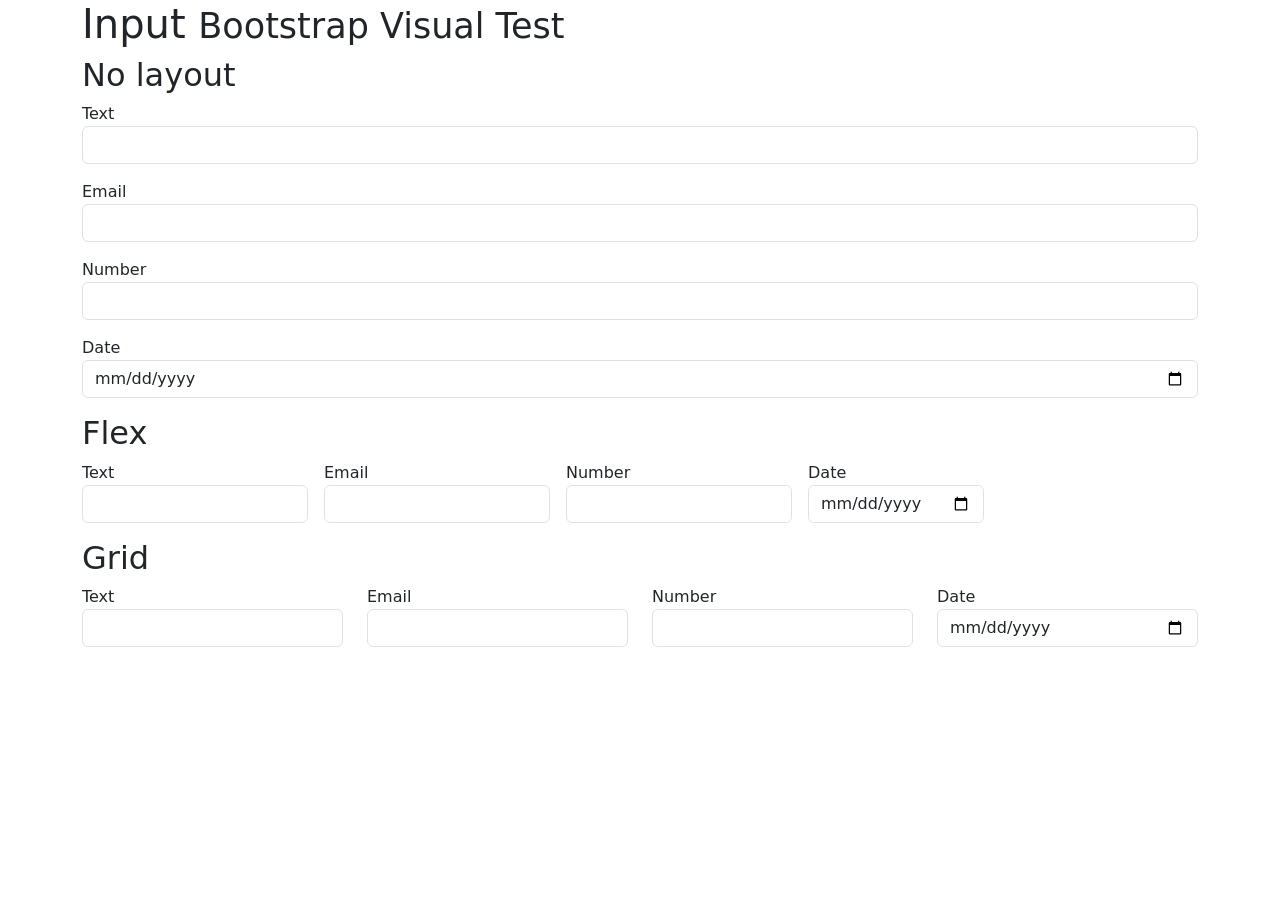
<file: lib/bootstrap/js/tests/visual/input.html>
<!doctype html>
<html lang="en">
  <head>
    <meta charset="utf-8">
    <meta name="viewport" content="width=device-width, initial-scale=1">
    <link href="../../../dist/css/bootstrap.min.css" rel="stylesheet">
    <title>Form</title>
    <style></style>
  </head>
  <body>
    <div class="container">
      <h1>Input <small>Bootstrap Visual Test</small></h1>

      <h2>No layout</h2>

      <div class="mb-3">
        Text
        <input class="form-control">
      </div>
      <div class="mb-3">
        Email
        <input type="email" class="form-control">
      </div>
      <div class="mb-3">
        Number
        <input type="number" class="form-control">
      </div>
      <div class="mb-3">
        Date
        <input type="date" class="form-control">
      </div>

      <h2>Flex</h2>

      <div class="d-flex flex-wrap gap-3 mb-3">
        <div>
          Text
          <input class="form-control">
        </div>
        <div>
          Email
          <input type="email" class="form-control">
        </div>
        <div>
          Number
          <input type="number" class="form-control">
        </div>
        <div>
          Date
          <input type="date" class="form-control">
        </div>
      </div>

      <h2>Grid</h2>

      <div class="row mb-3">
        <div class="col">
          Text
          <input class="form-control">
        </div>
        <div class="col">
          Email
          <input type="email" class="form-control">
        </div>
        <div class="col">
          Number
          <input type="number" class="form-control">
        </div>
        <div class="col">
          Date
          <input type="date" class="form-control">
        </div>
      </div>
    </div>

    <script src="../../../dist/js/bootstrap.bundle.js"></script>
  </body>
</html>
</file>
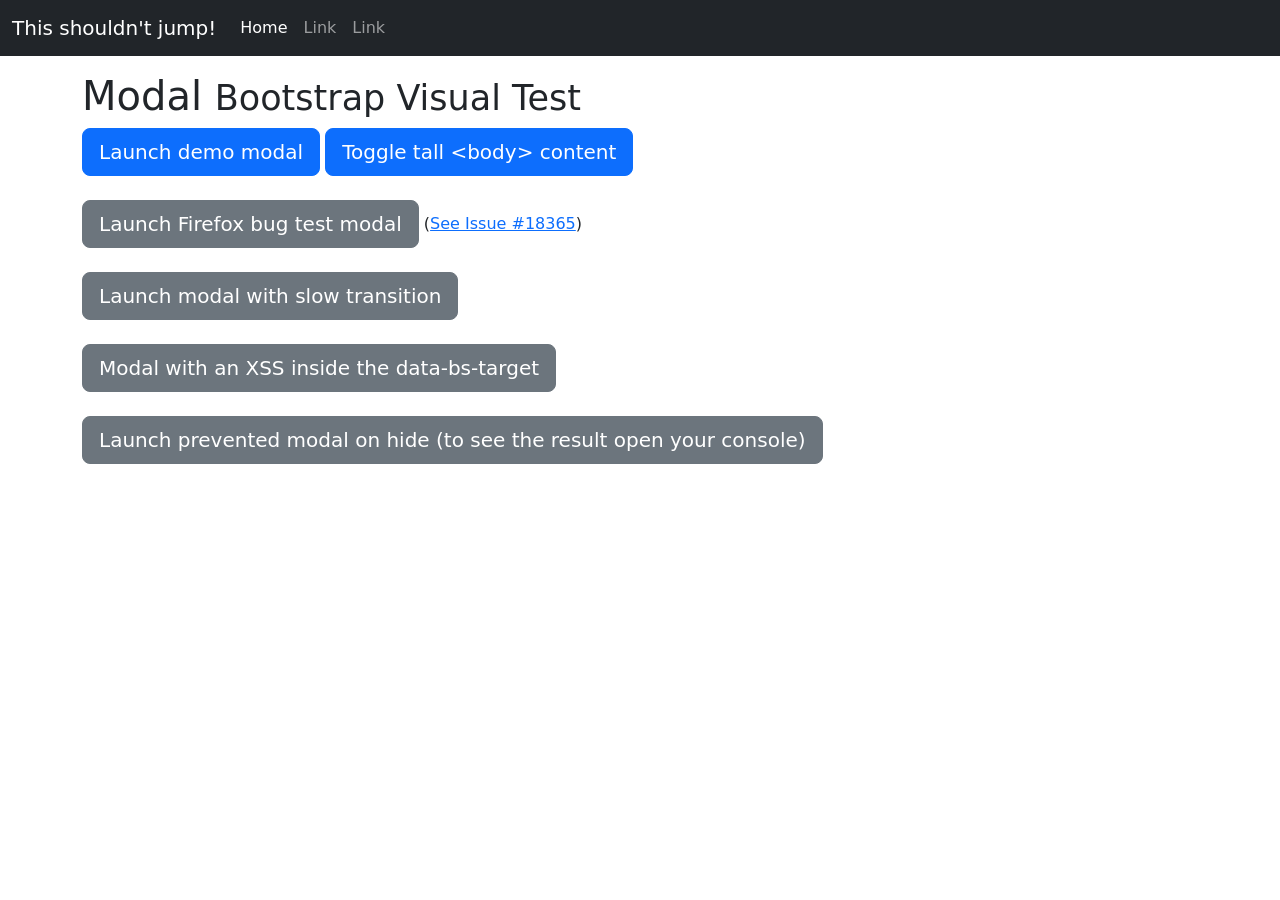
<file: lib/bootstrap/js/tests/visual/modal.html>
<!doctype html>
<html lang="en">
  <head>
    <meta charset="utf-8">
    <meta name="viewport" content="width=device-width, initial-scale=1">
    <link href="../../../dist/css/bootstrap.min.css" rel="stylesheet">
    <title>Modal</title>
    <style>
      #tall {
        height: 1500px;
        width: 100px;
      }
    </style>
  </head>
  <body>
    <nav class="navbar navbar-expand-lg navbar-dark bg-dark">
      <div class="container-fluid">
        <button class="navbar-toggler" type="button" data-bs-toggle="collapse" data-bs-target="#navbarResponsive" aria-controls="navbarResponsive" aria-expanded="false" aria-label="Toggle navigation">
          <span class="navbar-toggler-icon"></span>
        </button>
        <div class="collapse navbar-collapse" id="navbarResponsive">
          <a class="navbar-brand" href="#">This shouldn't jump!</a>
          <ul class="navbar-nav">
            <li class="nav-item">
              <a class="nav-link active" href="#" aria-current="page">Home</a>
            </li>
            <li class="nav-item">
              <a class="nav-link" href="#">Link</a>
            </li>
            <li class="nav-item">
              <a class="nav-link" href="#">Link</a>
            </li>
          </ul>
        </div>
      </div>
    </nav>

    <div class="container mt-3">
      <h1>Modal <small>Bootstrap Visual Test</small></h1>

      <div class="modal fade" id="myModal" tabindex="-1" aria-labelledby="myModalLabel" aria-hidden="true">
        <div class="modal-dialog">
          <div class="modal-content">
            <div class="modal-header">
              <h1 class="modal-title fs-4" id="myModalLabel">Modal title</h1>
              <button type="button" class="btn-close" data-bs-dismiss="modal" aria-label="Close"></button>
            </div>
            <div class="modal-body">
              <h4>Text in a modal</h4>
              <p>Duis mollis, est non commodo luctus, nisi erat porttitor ligula.</p>

              <h4>Popover in a modal</h4>
              <p>This <button type="button" class="btn btn-primary" data-bs-toggle="popover" data-bs-placement="left" title="Popover title" data-bs-content="And here's some amazing content. It's very engaging. Right?">button</button> should trigger a popover on click.</p>


              <h4>Tooltips in a modal</h4>
              <p><a href="#" data-bs-toggle="tooltip" data-bs-placement="top" title="Tooltip on top">This link</a> and <a href="#" data-bs-toggle="tooltip" data-bs-placement="bottom" title="Tooltip on bottom">that link</a> should have tooltips on hover.</p>

              <div id="accordion" role="tablist">
                <div class="card" role="presentation">
                  <div class="card-header" role="tab" id="headingOne">
                    <h5 class="mb-0">
                      <a data-bs-toggle="collapse" href="#collapseOne" aria-expanded="true" aria-controls="collapseOne">
                        Collapsible Group Item #1
                      </a>
                    </h5>
                  </div>

                  <div id="collapseOne" class="collapse show" data-bs-parent="#accordion" role="tabpanel" aria-labelledby="headingOne">
                    <div class="card-body">
                      Anim pariatur cliche reprehenderit, enim eiusmod high life accusamus terry richardson ad squid. 3 wolf moon officia aute, non cupidatat skateboard dolor brunch. Food truck quinoa nesciunt laborum eiusmod. Brunch 3 wolf moon tempor, sunt aliqua put a bird on it squid single-origin coffee nulla assumenda shoreditch et. Nihil anim keffiyeh helvetica, craft beer labore wes anderson cred nesciunt sapiente ea proident. Ad vegan excepteur butcher vice lomo. Leggings occaecat craft beer farm-to-table, raw denim aesthetic synth nesciunt you probably haven't heard of them accusamus labore sustainable VHS.
                    </div>
                  </div>
                </div>
                <div class="card" role="presentation">
                  <div class="card-header" role="tab" id="headingTwo">
                    <h5 class="mb-0">
                      <a class="collapsed" data-bs-toggle="collapse" href="#collapseTwo" aria-expanded="false" aria-controls="collapseTwo">
                        Collapsible Group Item #2
                      </a>
                    </h5>
                  </div>
                  <div id="collapseTwo" class="collapse" data-bs-parent="#accordion" role="tabpanel" aria-labelledby="headingTwo">
                    <div class="card-body">
                      Anim pariatur cliche reprehenderit, enim eiusmod high life accusamus terry richardson ad squid. 3 wolf moon officia aute, non cupidatat skateboard dolor brunch. Food truck quinoa nesciunt laborum eiusmod. Brunch 3 wolf moon tempor, sunt aliqua put a bird on it squid single-origin coffee nulla assumenda shoreditch et. Nihil anim keffiyeh helvetica, craft beer labore wes anderson cred nesciunt sapiente ea proident. Ad vegan excepteur butcher vice lomo. Leggings occaecat craft beer farm-to-table, raw denim aesthetic synth nesciunt you probably haven't heard of them accusamus labore sustainable VHS.
                    </div>
                  </div>
                </div>
                <div class="card" role="presentation">
                  <div class="card-header" role="tab" id="headingThree">
                    <h5 class="mb-0">
                      <a class="collapsed" data-bs-toggle="collapse" href="#collapseThree" aria-expanded="false" aria-controls="collapseThree">
                        Collapsible Group Item #3
                      </a>
                    </h5>
                  </div>
                  <div id="collapseThree" class="collapse" data-bs-parent="#accordion" role="tabpanel" aria-labelledby="headingThree">
                    <div class="card-body">
                      Anim pariatur cliche reprehenderit, enim eiusmod high life accusamus terry richardson ad squid. 3 wolf moon officia aute, non cupidatat skateboard dolor brunch. Food truck quinoa nesciunt laborum eiusmod. Brunch 3 wolf moon tempor, sunt aliqua put a bird on it squid single-origin coffee nulla assumenda shoreditch et. Nihil anim keffiyeh helvetica, craft beer labore wes anderson cred nesciunt sapiente ea proident. Ad vegan excepteur butcher vice lomo. Leggings occaecat craft beer farm-to-table, raw denim aesthetic synth nesciunt you probably haven't heard of them accusamus labore sustainable VHS.
                    </div>
                  </div>
                </div>
              </div>

              <hr>

              <h4>Overflowing text to show scroll behavior</h4>
              <p>Cras mattis consectetur purus sit amet fermentum. Cras justo odio, dapibus ac facilisis in, egestas eget quam. Morbi leo risus, porta ac consectetur ac, vestibulum at eros.</p>
              <p>Praesent commodo cursus magna, vel scelerisque nisl consectetur et. Vivamus sagittis lacus vel augue laoreet rutrum faucibus dolor auctor.</p>
              <p>Aenean lacinia bibendum nulla sed consectetur. Praesent commodo cursus magna, vel scelerisque nisl consectetur et. Donec sed odio dui. Donec ullamcorper nulla non metus auctor fringilla.</p>
              <p>Cras mattis consectetur purus sit amet fermentum. Cras justo odio, dapibus ac facilisis in, egestas eget quam. Morbi leo risus, porta ac consectetur ac, vestibulum at eros.</p>
              <p>Praesent commodo cursus magna, vel scelerisque nisl consectetur et. Vivamus sagittis lacus vel augue laoreet rutrum faucibus dolor auctor.</p>
              <p>Aenean lacinia bibendum nulla sed consectetur. Praesent commodo cursus magna, vel scelerisque nisl consectetur et. Donec sed odio dui. Donec ullamcorper nulla non metus auctor fringilla.</p>
              <p>Cras mattis consectetur purus sit amet fermentum. Cras justo odio, dapibus ac facilisis in, egestas eget quam. Morbi leo risus, porta ac consectetur ac, vestibulum at eros.</p>
              <p>Praesent commodo cursus magna, vel scelerisque nisl consectetur et. Vivamus sagittis lacus vel augue laoreet rutrum faucibus dolor auctor.</p>
              <p>Aenean lacinia bibendum nulla sed consectetur. Praesent commodo cursus magna, vel scelerisque nisl consectetur et. Donec sed odio dui. Donec ullamcorper nulla non metus auctor fringilla.</p>
            </div>
            <div class="modal-footer">
              <button type="button" class="btn btn-secondary" data-bs-dismiss="modal">Close</button>
              <button type="button" class="btn btn-primary">Save changes</button>
            </div>
          </div>
        </div>
      </div>

      <div class="modal fade" id="firefoxModal" tabindex="-1" aria-labelledby="firefoxModalLabel" aria-hidden="true">
        <div class="modal-dialog">
          <div class="modal-content">
            <div class="modal-header">
              <h1 class="modal-title fs-4" id="firefoxModalLabel">Firefox Bug Test</h1>
              <button type="button" class="btn-close" data-bs-dismiss="modal" aria-label="Close"></button>
            </div>
            <div class="modal-body">
              <ol>
                <li>Ensure you're using Firefox.</li>
                <li>Open a new tab and then switch back to this tab.</li>
                <li>Click into this input: <input type="text" id="ff-bug-input"></li>
                <li>Switch to the other tab and then back to this tab.</li>
              </ol>
              <p>Test result: <strong id="ff-bug-test-result"></strong></p>
            </div>
            <div class="modal-footer">
              <button type="button" class="btn btn-secondary" data-bs-dismiss="modal">Close</button>
              <button type="button" class="btn btn-primary">Save changes</button>
            </div>
          </div>
        </div>
      </div>

      <div class="modal fade" id="slowModal" tabindex="-1" aria-labelledby="slowModalLabel" aria-hidden="true" style="transition-duration: 5s;">
        <div class="modal-dialog" style="transition-duration: inherit;">
          <div class="modal-content">
            <div class="modal-header">
              <h1 class="modal-title fs-4" id="slowModalLabel">Lorem slowly</h1>
              <button type="button" class="btn-close" data-bs-dismiss="modal" aria-label="Close"></button>
            </div>
            <div class="modal-body">
              <p>Cum sociis natoque penatibus et magnis dis parturient montes, nascetur ridiculus mus. Duis mollis, est non commodo luctus, nisi erat porttitor ligula, eget lacinia odio sem nec elit. Donec sed odio dui. Nullam quis risus eget urna mollis ornare vel eu leo. Nulla vitae elit libero, a pharetra augue.</p>
            </div>
            <div class="modal-footer">
              <button type="button" class="btn btn-secondary" data-bs-dismiss="modal">Close</button>
              <button type="button" class="btn btn-primary">Save changes</button>
            </div>
          </div>
        </div>
      </div>

      <button type="button" class="btn btn-primary btn-lg" data-bs-toggle="modal" data-bs-target="#myModal">
        Launch demo modal
      </button>

      <button type="button" class="btn btn-primary btn-lg" id="tall-toggle">
        Toggle tall &lt;body&gt; content
      </button>

      <br><br>

      <button type="button" class="btn btn-secondary btn-lg" data-bs-toggle="modal" data-bs-target="#firefoxModal">
        Launch Firefox bug test modal
      </button>
      (<a href="https://github.com/twbs/bootstrap/issues/18365">See Issue #18365</a>)

      <br><br>

      <button type="button" class="btn btn-secondary btn-lg" data-bs-toggle="modal" data-bs-target="#slowModal">
        Launch modal with slow transition
      </button>

      <br><br>

      <div class="text-bg-dark p-2" id="tall" style="display: none;">
        Tall body content to force the page to have a scrollbar.
      </div>

      <button type="button" class="btn btn-secondary btn-lg" data-bs-toggle="modal" data-bs-target="&#x3C;div class=&#x22;modal fade the-bad&#x22; tabindex=&#x22;-1&#x22;&#x3E;&#x3C;div class=&#x22;modal-dialog&#x22;&#x3E;&#x3C;div class=&#x22;modal-content&#x22;&#x3E;&#x3C;div class=&#x22;modal-header&#x22;&#x3E;&#x3C;button type=&#x22;button&#x22; class=&#x22;btn-close&#x22; data-bs-dismiss=&#x22;modal&#x22; aria-label=&#x22;Close&#x22;&#x3E;&#x3C;span aria-hidden=&#x22;true&#x22;&#x3E;&#x26;times;&#x3C;/span&#x3E;&#x3C;/button&#x3E;&#x3C;h1 class=&#x22;modal-title fs-4&#x22;&#x3E;The Bad Modal&#x3C;/h1&#x3E;&#x3C;/div&#x3E;&#x3C;div class=&#x22;modal-body&#x22;&#x3E;This modal&#x27;s HTTML source code is declared inline, inside the data-bs-target attribute of it&#x27;s show-button&#x3C;/div&#x3E;&#x3C;/div&#x3E;&#x3C;/div&#x3E;&#x3C;/div&#x3E;">
        Modal with an XSS inside the data-bs-target
      </button>

      <br><br>

      <button type="button" class="btn btn-secondary btn-lg" id="btnPreventModal">
        Launch prevented modal on hide (to see the result open your console)
      </button>
    </div>

    <script src="../../../dist/js/bootstrap.bundle.js"></script>
    <script>
      /* global bootstrap: false */

      const ffBugTestResult = document.getElementById('ff-bug-test-result')
      const firefoxTestDone = false

      function reportFirefoxTestResult(result) {
        if (!firefoxTestDone) {
          ffBugTestResult.classList.add(result ? 'text-success' : 'text-danger')
          ffBugTestResult.textContent = result ? 'PASS' : 'FAIL'
        }
      }

      document.querySelectorAll('[data-bs-toggle="popover"]').forEach(popoverEl => new bootstrap.Popover(popoverEl))

      document.querySelectorAll('[data-bs-toggle="tooltip"]').forEach(tooltipEl => new bootstrap.Tooltip(tooltipEl))

      const tall = document.getElementById('tall')
      document.getElementById('tall-toggle').addEventListener('click', () => {
        tall.style.display = tall.style.display === 'none' ? 'block' : 'none'
      })

      const ffBugInput = document.getElementById('ff-bug-input')
      const firefoxModal = document.getElementById('firefoxModal')
      function handlerClickFfBugInput() {
        firefoxModal.addEventListener('focus', reportFirefoxTestResult.bind(false))
        ffBugInput.addEventListener('focus', reportFirefoxTestResult.bind(true))
        ffBugInput.removeEventListener('focus', handlerClickFfBugInput)
      }

      ffBugInput.addEventListener('focus', handlerClickFfBugInput)

      const modalFf = new bootstrap.Modal(firefoxModal)

      document.getElementById('btnPreventModal').addEventListener('click', () => {
        const shownFirefoxModal = () => {
          modalFf.hide()
          firefoxModal.removeEventListener('shown.bs.modal', hideFirefoxModal)
        }

        const hideFirefoxModal = event => {
          event.preventDefault()
          firefoxModal.removeEventListener('hide.bs.modal', hideFirefoxModal)

          if (modalFf._isTransitioning) {
            console.error('Modal plugin should not set _isTransitioning when hide event is prevented')
          } else {
            console.log('Test passed')
            modalFf.hide() // work as expected
          }
        }

        firefoxModal.addEventListener('shown.bs.modal', shownFirefoxModal)
        firefoxModal.addEventListener('hide.bs.modal', hideFirefoxModal)
        modalFf.show()
      })

      // Test transition duration
      let t0
      let t1
      const slowModal = document.getElementById('slowModal')

      slowModal.addEventListener('shown.bs.modal', () => {
        t1 = performance.now()
        console.log(`transition-duration took ${t1 - t0}ms.`)
      })

      slowModal.addEventListener('show.bs.modal', () => {
        t0 = performance.now()
      })
    </script>
  </body>
</html>
</file>
